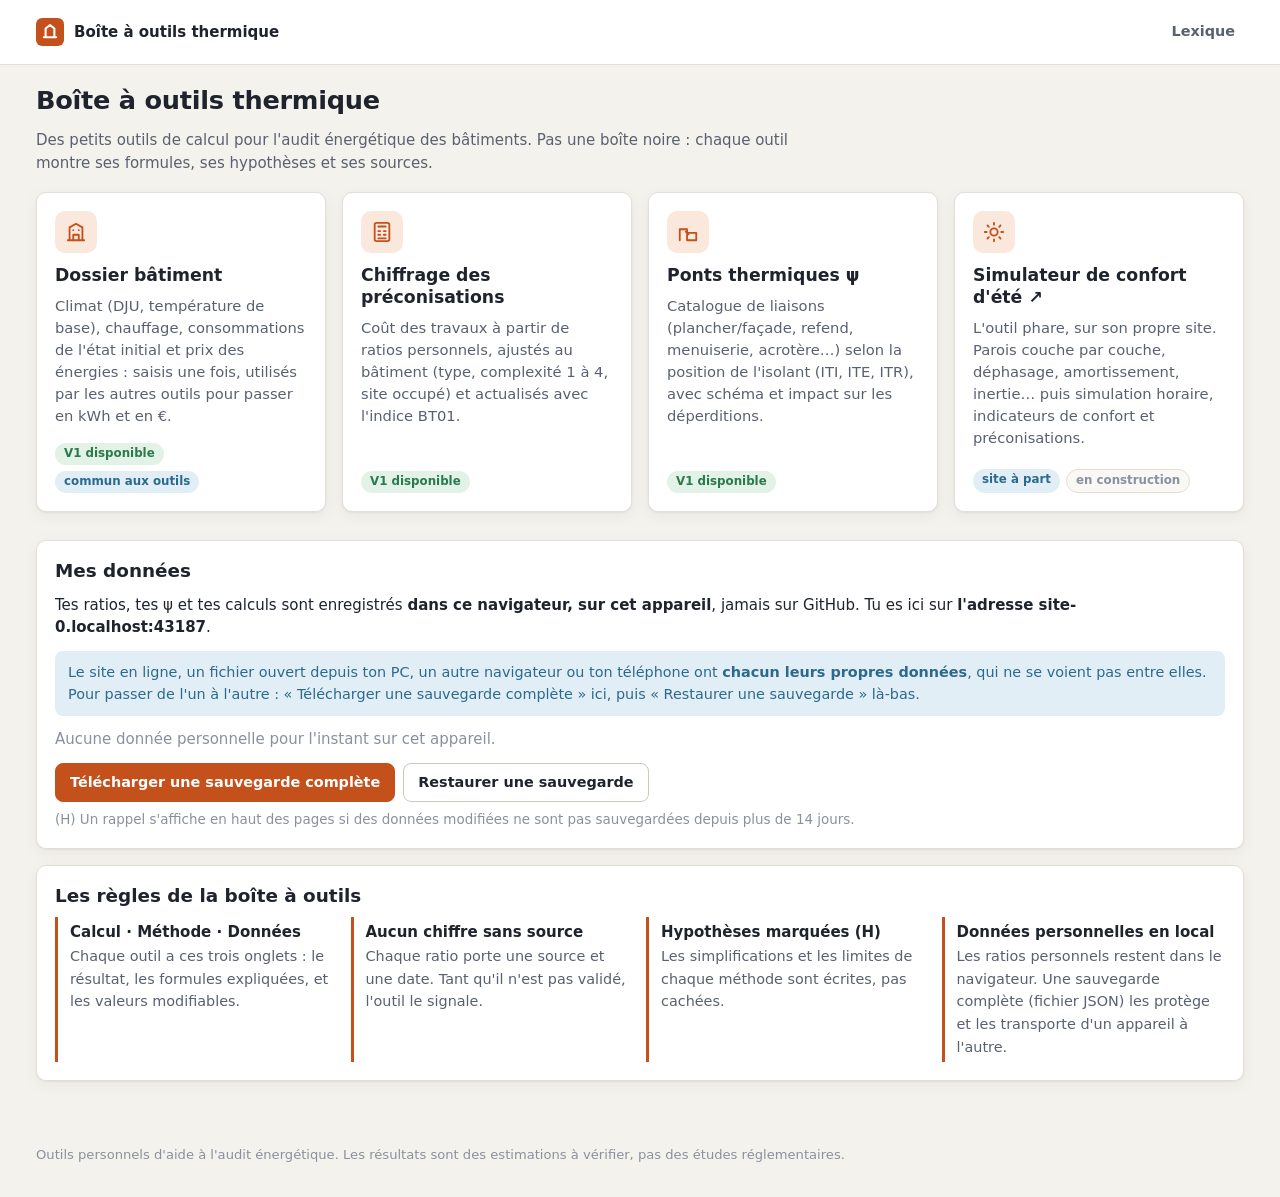
<file: index.html>
<!doctype html>
<html lang="fr">
<head>
  <meta charset="utf-8">
  <meta name="viewport" content="width=device-width, initial-scale=1">
  <title>Boîte à outils thermique</title>
  <meta name="description" content="Petits outils de calcul transparents pour l'audit énergétique des bâtiments : chiffrage, ponts thermiques, confort d'été.">
  <link rel="icon" href="data:image/svg+xml,%3Csvg xmlns='http://www.w3.org/2000/svg' viewBox='0 0 32 32'%3E%3Crect width='32' height='32' rx='7' fill='%23c4501b'/%3E%3Cpath d='M9 22h14M11 22V12l5-4 5 4v10' stroke='white' stroke-width='2.4' fill='none' stroke-linejoin='round' stroke-linecap='round'/%3E%3C/svg%3E">
  <link rel="stylesheet" href="commun/style.css">
</head>
<body>

<header class="entete">
  <div class="entete-interieur">
    <a class="logo" href="index.html">
      <svg width="28" height="28" viewBox="0 0 32 32" aria-hidden="true"><rect width="32" height="32" rx="7" fill="var(--accent)"/><path d="M9 22h14M11 22V12l5-4 5 4v10" stroke="#fff" stroke-width="2.4" fill="none" stroke-linejoin="round" stroke-linecap="round"/></svg>
      <span>Boîte à outils thermique</span>
    </a>
  </div>
</header>

<main class="page">
  <h1>Boîte à outils thermique</h1>
  <p class="intro">Des petits outils de calcul pour l'audit énergétique des bâtiments. Pas une boîte noire : chaque outil montre ses formules, ses hypothèses et ses sources.</p>

  <div class="grille-outils">
    <a class="outil" href="outils/batiment/index.html">
      <div class="icone" aria-hidden="true">
        <svg width="22" height="22" viewBox="0 0 24 24" fill="none" stroke="currentColor" stroke-width="2" stroke-linecap="round" stroke-linejoin="round"><path d="M3 21h18M5 21V7l7-4 7 4v14"/><path d="M9 21v-6h6v6M9 10h.01M15 10h.01"/></svg>
      </div>
      <h2>Dossier bâtiment</h2>
      <p>Climat (DJU, température de base), chauffage, consommations de l'état initial et prix des énergies : saisis une fois, utilisés par les autres outils pour passer en kWh et en €.</p>
      <div class="bas"><span class="badge valide">V1 disponible</span><span class="badge info">commun aux outils</span></div>
    </a>

    <a class="outil" href="outils/chiffrage/index.html">
      <div class="icone" aria-hidden="true">
        <svg width="22" height="22" viewBox="0 0 24 24" fill="none" stroke="currentColor" stroke-width="2" stroke-linecap="round" stroke-linejoin="round"><rect x="4" y="2" width="16" height="20" rx="2"/><path d="M8 6h8M8 11h2M14 11h2M8 15h2M14 15h2M8 19h8"/></svg>
      </div>
      <h2>Chiffrage des préconisations</h2>
      <p>Coût des travaux à partir de ratios personnels, ajustés au bâtiment (type, complexité 1 à 4, site occupé) et actualisés avec l'indice BT01.</p>
      <div class="bas"><span class="badge valide">V1 disponible</span></div>
    </a>

    <a class="outil" href="outils/ponts-thermiques/index.html">
      <div class="icone" aria-hidden="true">
        <svg width="22" height="22" viewBox="0 0 24 24" fill="none" stroke="currentColor" stroke-width="2" stroke-linecap="round" stroke-linejoin="round"><path d="M3 21V9h8v12M11 13h10v8H11"/><path d="M9.5 11.5l3 3" stroke-dasharray="2 2"/></svg>
      </div>
      <h2>Ponts thermiques ψ</h2>
      <p>Catalogue de liaisons (plancher/façade, refend, menuiserie, acrotère…) selon la position de l'isolant (ITI, ITE, ITR), avec schéma et impact sur les déperditions.</p>
      <div class="bas"><span class="badge valide">V1 disponible</span></div>
    </a>

    <a class="outil" href="https://emilemonteil46600-arch.github.io/simulateur-confort-ete/">
      <div class="icone" aria-hidden="true">
        <svg width="22" height="22" viewBox="0 0 24 24" fill="none" stroke="currentColor" stroke-width="2" stroke-linecap="round" stroke-linejoin="round"><circle cx="12" cy="12" r="4"/><path d="M12 2v2M12 20v2M2 12h2M20 12h2M4.9 4.9l1.4 1.4M17.7 17.7l1.4 1.4M4.9 19.1l1.4-1.4M17.7 6.3l1.4-1.4"/></svg>
      </div>
      <h2>Simulateur de confort d'été ↗</h2>
      <p>L'outil phare, sur son propre site. Parois couche par couche, déphasage, amortissement, inertie… puis simulation horaire, indicateurs de confort et préconisations.</p>
      <div class="bas"><span class="badge info">site à part</span><span class="badge bientot">en construction</span></div>
    </a>
  </div>

  <div class="carte" id="mes-donnees">
    <h2>Mes données</h2>
    <p>Tes ratios et tes calculs sont enregistrés dans ce navigateur, sur cet appareil.</p>
  </div>

  <div class="carte">
    <h2>Les règles de la boîte à outils</h2>
    <div class="principes">
      <div class="principe"><b>Calcul · Méthode · Données</b><span>Chaque outil a ces trois onglets : le résultat, les formules expliquées, et les valeurs modifiables.</span></div>
      <div class="principe"><b>Aucun chiffre sans source</b><span>Chaque ratio porte une source et une date. Tant qu'il n'est pas validé, l'outil le signale.</span></div>
      <div class="principe"><b>Hypothèses marquées (H)</b><span>Les simplifications et les limites de chaque méthode sont écrites, pas cachées.</span></div>
      <div class="principe"><b>Données personnelles en local</b><span>Les ratios personnels restent dans le navigateur. Une sauvegarde complète (fichier JSON) les protège et les transporte d'un appareil à l'autre.</span></div>
    </div>
  </div>
</main>

<footer class="pied">
  Outils personnels d'aide à l'audit énergétique. Les résultats sont des estimations à vérifier, pas des études réglementaires.
</footer>

<script src="commun/commun.js"></script>
<script src="donnees/lexique.js"></script>
<script>BAO.carteDonnees(document.getElementById('mes-donnees'));</script>
</body>
</html>
</file>
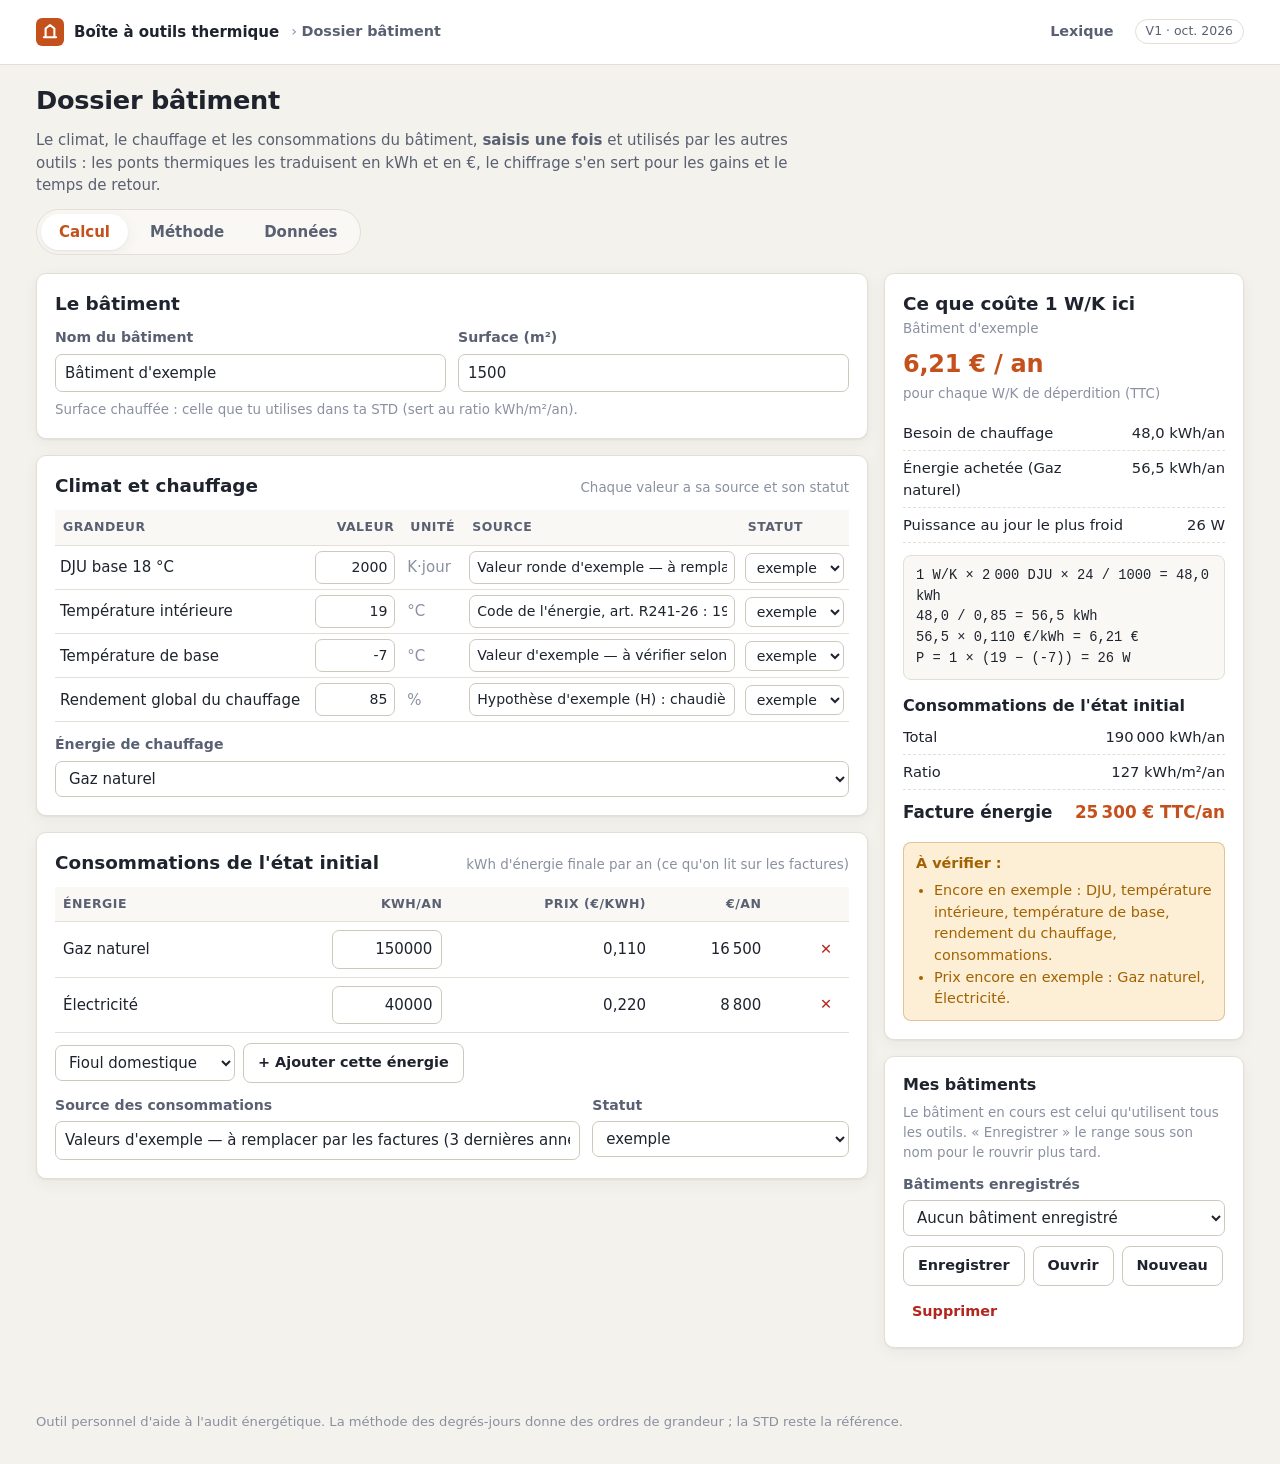
<file: outils/batiment/index.html>
<!doctype html>
<html lang="fr">
<head>
  <meta charset="utf-8">
  <meta name="viewport" content="width=device-width, initial-scale=1">
  <title>Dossier bâtiment — Boîte à outils thermique</title>
  <meta name="description" content="Climat (DJU, température de base), chauffage, consommations et prix des énergies du bâtiment, partagés par tous les outils.">
  <link rel="icon" href="data:image/svg+xml,%3Csvg xmlns='http://www.w3.org/2000/svg' viewBox='0 0 32 32'%3E%3Crect width='32' height='32' rx='7' fill='%23c4501b'/%3E%3Cpath d='M9 22h14M11 22V12l5-4 5 4v10' stroke='white' stroke-width='2.4' fill='none' stroke-linejoin='round' stroke-linecap='round'/%3E%3C/svg%3E">
  <link rel="stylesheet" href="../../commun/style.css">
</head>
<body>

<header class="entete">
  <div class="entete-interieur">
    <a class="logo" href="../../index.html" title="Retour à la boîte à outils">
      <svg width="28" height="28" viewBox="0 0 32 32" aria-hidden="true"><rect width="32" height="32" rx="7" fill="var(--accent)"/><path d="M9 22h14M11 22V12l5-4 5 4v10" stroke="#fff" stroke-width="2.4" fill="none" stroke-linejoin="round" stroke-linecap="round"/></svg>
      <span>Boîte à outils thermique</span>
    </a>
    <span class="fil">› <b>Dossier bâtiment</b></span>
    <span class="version">V1 · oct. 2026</span>
  </div>
</header>

<main class="page">
  <h1>Dossier bâtiment</h1>
  <p class="intro">Le climat, le chauffage et les consommations du bâtiment, <b>saisis une fois</b> et utilisés par les autres outils : les ponts thermiques les traduisent en kWh et en €, le chiffrage s'en sert pour les gains et le temps de retour.</p>

  <nav class="onglets" role="tablist" aria-label="Sections de l'outil">
    <button data-onglet="calcul">Calcul</button>
    <button data-onglet="methode">Méthode</button>
    <button data-onglet="donnees">Données</button>
  </nav>

  <!-- ===================== ONGLET CALCUL ===================== -->
  <section class="panneau" id="onglet-calcul" role="tabpanel">
    <div class="grille-2">
      <div>
        <div class="carte">
          <div class="carte-titre"><h2>Le bâtiment</h2></div>
          <div class="champs">
            <div class="champ">
              <label for="nom-projet">Nom du bâtiment</label>
              <input type="text" id="nom-projet" placeholder="ex. École du centre" autocomplete="off">
            </div>
            <div class="champ">
              <label for="surface">Surface (m²)</label>
              <input type="text" inputmode="decimal" id="surface" placeholder="ex. 1 500">
            </div>
          </div>
          <p class="aide" style="margin:8px 0 0">Surface chauffée : celle que tu utilises dans ta STD (sert au ratio kWh/m²/an).</p>
        </div>

        <div class="carte">
          <div class="carte-titre">
            <h2>Climat et chauffage</h2>
            <span class="aide">Chaque valeur a sa source et son statut</span>
          </div>
          <div class="defilement">
            <table class="table-edition">
              <thead><tr><th>Grandeur</th><th class="num">Valeur</th><th>Unité</th><th>Source</th><th>Statut</th></tr></thead>
              <tbody id="corps-hypotheses"></tbody>
            </table>
          </div>
          <div class="champs" style="margin-top:12px">
            <div class="champ">
              <label for="energie-chauffage">Énergie de chauffage</label>
              <select id="energie-chauffage"></select>
            </div>
          </div>
        </div>

        <div class="carte">
          <div class="carte-titre">
            <h2>Consommations de l'état initial</h2>
            <span class="aide">kWh d'énergie finale par an (ce qu'on lit sur les factures)</span>
          </div>
          <div class="defilement">
            <table>
              <thead><tr><th>Énergie</th><th class="num">kWh/an</th><th class="num">Prix (€/kWh)</th><th class="num">€/an</th><th></th></tr></thead>
              <tbody id="corps-consos"></tbody>
            </table>
          </div>
          <div class="barre-boutons" style="margin-top:10px">
            <select id="ajout-energie" aria-label="Énergie à ajouter" style="width:auto"></select>
            <button type="button" class="bouton" id="btn-ajouter-energie">+ Ajouter cette énergie</button>
          </div>
          <div class="champs" style="margin-top:12px">
            <div class="champ" style="grid-column: span 2">
              <label for="source-consos">Source des consommations</label>
              <input type="text" id="source-consos" placeholder="ex. factures 2023-2025, ou STD état initial" autocomplete="off">
            </div>
            <div class="champ">
              <label for="statut-consos">Statut</label>
              <select id="statut-consos"><option value="exemple">exemple</option><option value="valide">validé</option></select>
            </div>
          </div>
        </div>
      </div>

      <aside class="collant">
        <div class="carte" id="resultats" aria-live="polite"></div>

        <div class="carte pas-impression">
          <h3>Mes bâtiments</h3>
          <p class="aide">Le bâtiment en cours est celui qu'utilisent tous les outils. « Enregistrer » le range sous son nom pour le rouvrir plus tard.</p>
          <div class="champ" style="margin-bottom:10px">
            <label for="liste-projets">Bâtiments enregistrés</label>
            <select id="liste-projets"></select>
          </div>
          <div class="barre-boutons">
            <button type="button" class="bouton" id="btn-enregistrer">Enregistrer</button>
            <button type="button" class="bouton" id="btn-ouvrir">Ouvrir</button>
            <button type="button" class="bouton" id="btn-nouveau">Nouveau</button>
            <button type="button" class="bouton discret danger" id="btn-supprimer-projet">Supprimer</button>
          </div>
        </div>
      </aside>
    </div>
  </section>

  <!-- ===================== ONGLET MÉTHODE ===================== -->
  <section class="panneau" id="onglet-methode" role="tabpanel" hidden>
    <div class="carte methode">
      <h2>1. À quoi sert ce dossier</h2>
      <p>Les autres outils calculent des <b>W/K</b> (un coefficient de déperdition) ou des <b>coûts de travaux</b>. Pour parler au client, il faut des <b>kWh</b> et des <b>€ par an</b>. Ce passage dépend du bâtiment : son climat, son chauffage, le prix de son énergie. On le saisit ici une seule fois.</p>

      <h2>2. Les degrés-jours (DJU), c'est quoi ?</h2>
      <p>Chaque jour de la saison de chauffe, on regarde la température moyenne dehors et on compte <b>combien de degrés il manque pour arriver à 18 °C</b>. Une journée à 5 °C de moyenne compte 18 − 5 = <b>13 degrés-jours</b>. Une journée à 20 °C compte 0. On additionne sur l'année : c'est le <b>DJU</b>, en K·jour (ou °C·jour).</p>
      <ul>
        <li>Plus le climat est froid, plus le DJU est grand. Un DJU de 2 000 veut dire « l'équivalent de 2 000 jours avec 1 °C d'écart ».</li>
        <li><b>Pourquoi 18 °C et pas 19 ou 20 ?</b> Le soleil, les occupants et les appareils chauffent gratuitement le bâtiment et apportent les derniers degrés (H). C'est la convention des DJU « base 18 » (méthode COSTIC, Météo-France).</li>
        <li><b>Où les trouver</b> : DJU de la station météo la plus proche (Météo-France), ou le fichier météo de ta STD Pléiades.</li>
      </ul>

      <h2>3. De W/K à kWh : la formule</h2>
      <div class="formule">Besoin (kWh/an) = H (W/K) × DJU (K·jour) × 24 (h/jour) / 1000</div>
      <ul>
        <li><b>H × DJU</b> : H watts par degré, multiplié par des « degrés × jours » → des <b>watts × jours</b>.</li>
        <li><b>× 24</b> : un jour = 24 heures → des <b>Wh</b>.</li>
        <li><b>/ 1000</b> : 1 kWh = 1 000 Wh → des <b>kWh</b>.</li>
      </ul>

      <h2>4. Du besoin à la facture</h2>
      <div class="formule">Énergie finale (kWh/an) = Besoin / rendement global
Coût (€/an)             = Énergie finale × prix de l'énergie (€/kWh)</div>
      <ul>
        <li><b>Besoin</b> : la chaleur qu'il faut apporter dans les pièces.</li>
        <li><b>Rendement global</b> : le chauffage en perd une partie avant d'arriver dans la pièce (chaudière, tuyaux, régulation, radiateurs). Avec 85 %, il faut acheter 100 kWh pour en livrer 85. Une PAC a un « rendement » supérieur à 100 % (son COP) : elle puise de la chaleur dans l'air.</li>
        <li><b>Énergie finale</b> : celle qu'on achète, lue sur les factures. À ne pas confondre avec l'énergie <b>primaire</b> du DPE (qui compte aussi les pertes de production de l'électricité).</li>
      </ul>

      <h2>5. La puissance au jour le plus froid</h2>
      <div class="formule">P (W) = H (W/K) × (T intérieure − T de base)</div>
      <p>La <b>température de base</b> est la température extérieure de référence la plus froide du lieu (elle dépend du département et de l'altitude, voir l'annexe nationale de NF EN 12831). Cette puissance sert à <b>dimensionner</b> le chauffage. Elle ne dit rien de la consommation sur l'année : c'est le rôle des DJU.</p>

      <h2>6. Exemple refait à la main</h2>
      <p>Les ponts thermiques de l'exemple de l'outil Ponts thermiques : H = 76 W/K. Bâtiment d'exemple : DJU 2 000, chaudière gaz à 85 %, gaz à 0,11 €/kWh, 19 °C dedans, −7 °C de température de base.</p>
      <div class="formule">Besoin          = 76 × 2 000 × 24 / 1000 = 3 648 kWh/an
Énergie finale  = 3 648 / 0,85           = 4 292 kWh de gaz/an
Coût            = 4 292 × 0,11           ≈ 472 €/an
Puissance       = 76 × (19 − (−7))       = 1 976 W ≈ 2,0 kW

Et pour 1 seul W/K : 48 kWh de besoin → 56,5 kWh de gaz → 6,21 €/an</div>
      <p>La dernière ligne est un bon réflexe : <b>« chaque W/K coûte environ 6 € par an ici »</b>. Un nez de dalle de 60 m à 0,90 W/(m·K) fait 54 W/K, soit environ 335 €/an.</p>

      <h2>7. Les consommations de l'état initial</h2>
      <ul>
        <li>Source idéale : les <b>factures</b> des 3 dernières années (moyenne), énergie par énergie. Sinon la STD de l'état initial.</li>
        <li>Le chiffrage s'en sert comme point de départ : gain d'un scénario = consommation avant − consommation après.</li>
        <li>Le ratio <b>kWh/m²/an</b> permet de situer le bâtiment par rapport à d'autres du même usage.</li>
      </ul>

      <h2>8. Limites connues (H)</h2>
      <ul>
        <li><b>(H)</b> La méthode des DJU est simple : elle ignore l'intermittence (bâtiment fermé la nuit et le week-end), l'inertie et les apports solaires réels. En tertiaire, elle a tendance à <b>surestimer</b> les kWh. Ta STD Pléiades est plus juste.</li>
        <li><b>(H)</b> Les DJU d'une année donnée ne sont pas ceux d'une année « normale ». Pour comparer à des factures, utilise les DJU des mêmes années.</li>
        <li><b>(H)</b> Un seul rendement global pour toute l'année et un seul prix par énergie (pas d'abonnement, pas de tarif heures pleines/creuses).</li>
        <li><b>(H)</b> Les prix des énergies bougent : note toujours le mois et la source.</li>
      </ul>

      <h2>9. Teste-toi</h2>
      <p>Des exercices tirés au hasard, corrigés étape par étape. Refais-les jusqu'à trouver juste sans regarder la formule.</p>
      <div id="teste-toi"></div>

      <h2>10. Où est le code</h2>
      <ul>
        <li><code>outils/batiment/calcul.js</code> : les formules ci-dessus, commentées. Les autres outils les utilisent.</li>
        <li><code>outils/batiment/interface.js</code> : l'affichage et les boutons (aucun calcul).</li>
        <li><code>outils/batiment/exercices.js</code> : les exercices « Teste-toi » (les réponses viennent de <code>calcul.js</code>).</li>
        <li><code>donnees/batiment-exemple.js</code> : le bâtiment et les prix d'exemple (publics).</li>
      </ul>
    </div>
  </section>

  <!-- ===================== ONGLET DONNÉES ===================== -->
  <section class="panneau" id="onglet-donnees" role="tabpanel" hidden>
    <div class="carte">
      <div class="alerte info" id="note-stockage">Tes valeurs restent <b>dans ce navigateur</b>, sur cet appareil.</div>
      <p class="aide" style="margin:0">Le dossier bâtiment est inclus dans la sauvegarde complète (accueil › Mes données).</p>
    </div>

    <div class="carte">
      <div class="carte-titre">
        <h2>Prix des énergies</h2>
        <span id="stats-energies" class="aide"></span>
      </div>
      <div class="champs" style="margin-bottom:12px">
        <div class="champ">
          <label for="base-prix">Les prix sont saisis en</label>
          <select id="base-prix"><option value="TTC">€ TTC / kWh</option><option value="HT">€ HT / kWh</option></select>
        </div>
      </div>
      <p class="aide" style="margin:-4px 0 12px">Le temps de retour du chiffrage compare le coût des travaux sur la <b>même base</b> (TTC avec TTC, HT avec HT). Client qui récupère la TVA : saisis des prix HT.</p>
      <div class="defilement">
        <table class="table-edition">
          <thead><tr><th>Énergie</th><th class="num">Prix (€/kWh)</th><th>Mois</th><th>Source</th><th>Statut</th><th></th></tr></thead>
          <tbody id="corps-energies"></tbody>
        </table>
      </div>
      <div class="barre-boutons" style="margin-top:12px">
        <button type="button" class="bouton" id="btn-nouvelle-energie">+ Ajouter une énergie</button>
      </div>
    </div>
  </section>
</main>

<footer class="pied">
  Outil personnel d'aide à l'audit énergétique. La méthode des degrés-jours donne des ordres de grandeur ; la STD reste la référence.
</footer>

<script src="../../commun/commun.js"></script>
<script src="../../donnees/batiment-exemple.js"></script>
<script src="calcul.js"></script>
<script src="exercices.js"></script>
<script src="../../donnees/lexique.js"></script>
<script src="interface.js"></script>
</body>
</html>
</file>
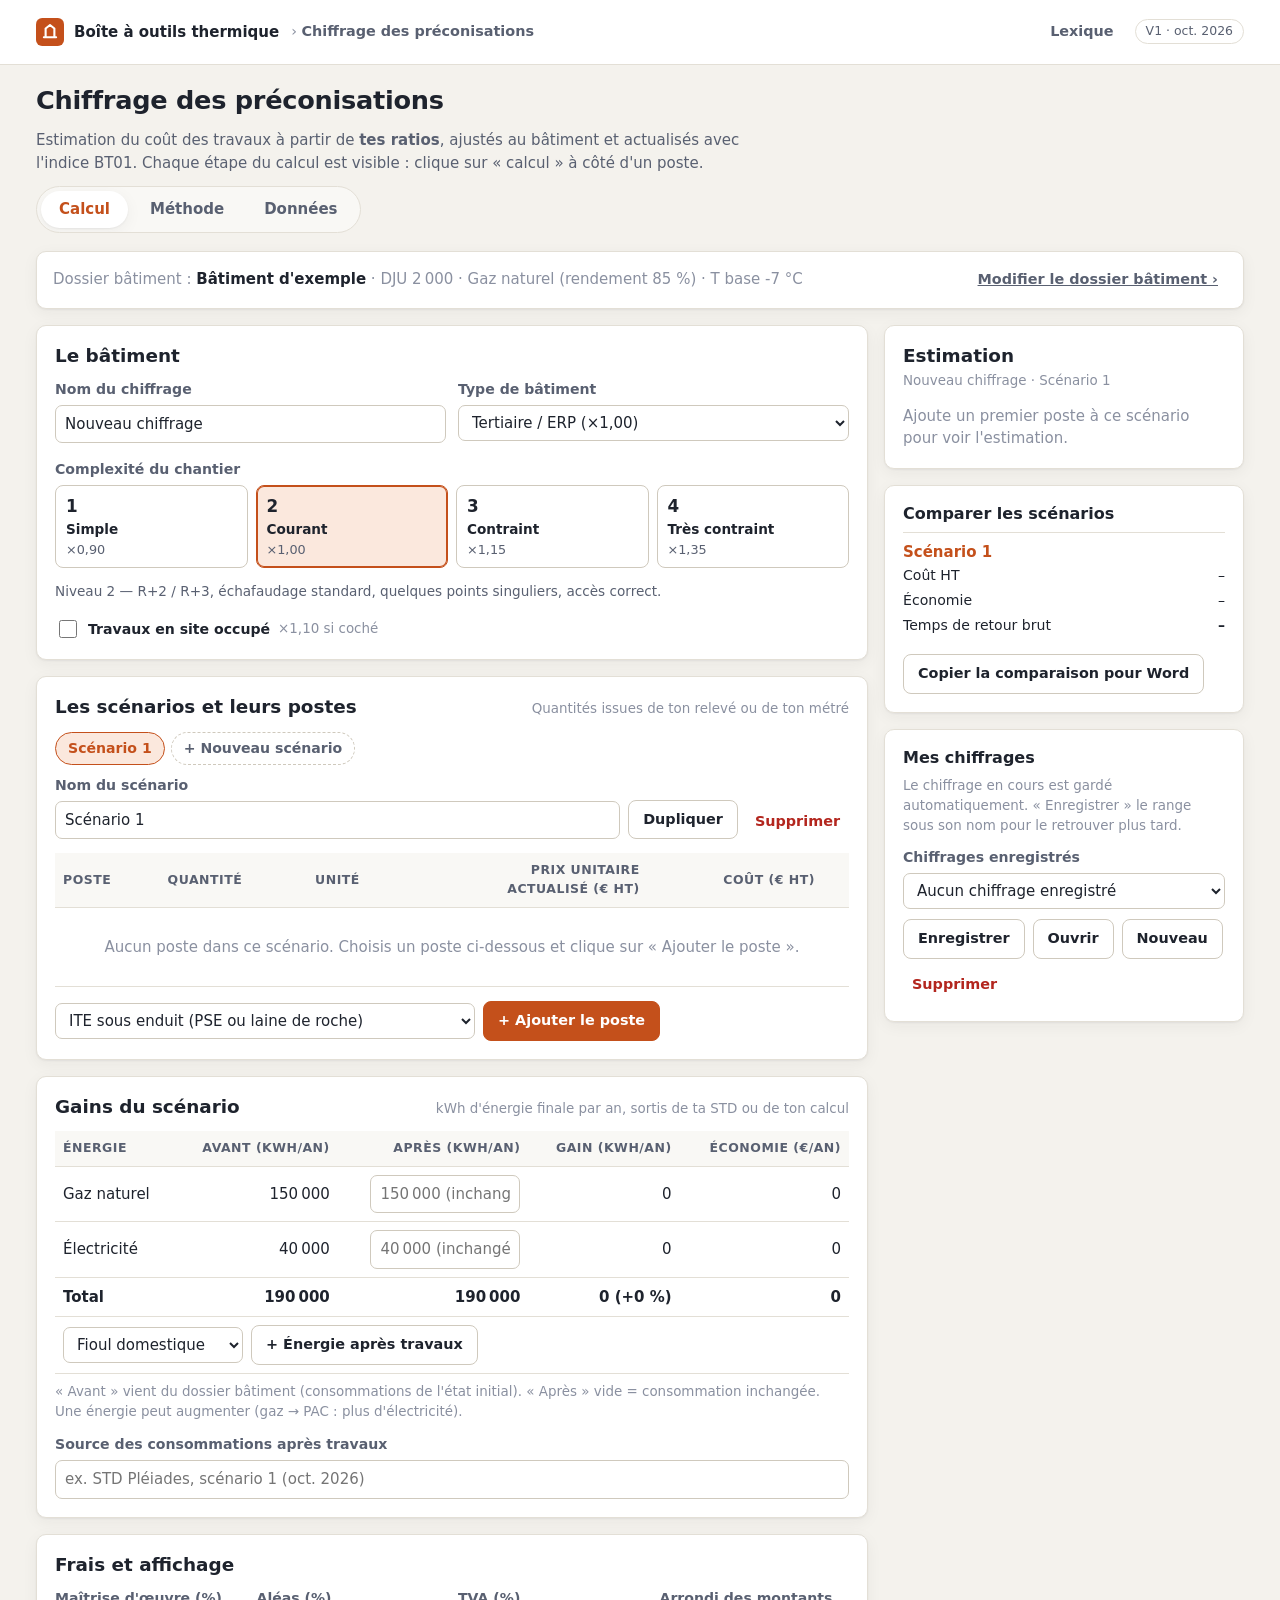
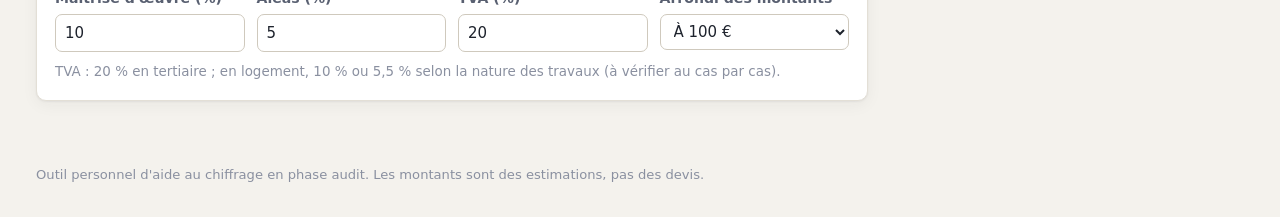
<file: outils/chiffrage/index.html>
<!doctype html>
<html lang="fr">
<head>
  <meta charset="utf-8">
  <meta name="viewport" content="width=device-width, initial-scale=1">
  <title>Chiffrage des préconisations — Boîte à outils thermique</title>
  <meta name="description" content="Estimation du coût des travaux de rénovation énergétique à partir de ratios personnels, actualisés avec l'indice BT01.">
  <link rel="icon" href="data:image/svg+xml,%3Csvg xmlns='http://www.w3.org/2000/svg' viewBox='0 0 32 32'%3E%3Crect width='32' height='32' rx='7' fill='%23c4501b'/%3E%3Cpath d='M9 22h14M11 22V12l5-4 5 4v10' stroke='white' stroke-width='2.4' fill='none' stroke-linejoin='round' stroke-linecap='round'/%3E%3C/svg%3E">
  <link rel="stylesheet" href="../../commun/style.css">
  <style>
    /* Comparaison des scénarios : une petite fiche par scénario */
    .comparaison-scenario { padding: 8px 0 6px; border-top: 1px solid var(--bord); }
    .comparaison-scenario .nom { font-weight: 650; }
    .comparaison-scenario.actif .nom { color: var(--accent); }
    .comparaison-scenario .resultat-ligne { border-bottom: 0; padding: 2px 0; font-size: .88rem; }
  </style>
</head>
<body>

<header class="entete">
  <div class="entete-interieur">
    <a class="logo" href="../../index.html" title="Retour à la boîte à outils">
      <svg width="28" height="28" viewBox="0 0 32 32" aria-hidden="true"><rect width="32" height="32" rx="7" fill="var(--accent)"/><path d="M9 22h14M11 22V12l5-4 5 4v10" stroke="#fff" stroke-width="2.4" fill="none" stroke-linejoin="round" stroke-linecap="round"/></svg>
      <span>Boîte à outils thermique</span>
    </a>
    <span class="fil">› <b>Chiffrage des préconisations</b></span>
    <span class="version">V1 · oct. 2026</span>
  </div>
</header>

<main class="page">
  <h1>Chiffrage des préconisations</h1>
  <p class="intro">Estimation du coût des travaux à partir de <b>tes ratios</b>, ajustés au bâtiment et actualisés avec l'indice BT01. Chaque étape du calcul est visible : clique sur « calcul » à côté d'un poste.</p>

  <nav class="onglets" role="tablist" aria-label="Sections de l'outil">
    <button data-onglet="calcul">Calcul</button>
    <button data-onglet="methode">Méthode</button>
    <button data-onglet="donnees">Données</button>
  </nav>

  <!-- ===================== ONGLET CALCUL ===================== -->
  <section class="panneau" id="onglet-calcul" role="tabpanel">
    <div class="carte pas-impression" id="resume-batiment" style="padding:10px 16px"></div>
    <div class="grille-2">
      <div>
        <div class="carte">
          <div class="carte-titre"><h2>Le bâtiment</h2></div>
          <div class="champs">
            <div class="champ">
              <label for="nom-projet">Nom du chiffrage</label>
              <input type="text" id="nom-projet" placeholder="ex. Bages — Scénario 1" autocomplete="off">
            </div>
            <div class="champ">
              <label for="type-batiment">Type de bâtiment</label>
              <select id="type-batiment"></select>
            </div>
          </div>

          <div class="champ" style="margin-top:16px">
            <label id="label-niveaux">Complexité du chantier</label>
            <div class="niveaux" id="niveaux" role="group" aria-labelledby="label-niveaux"></div>
            <div class="criteres" id="criteres"></div>
          </div>

          <div class="barre-boutons" style="margin-top:16px">
            <label class="interrupteur"><input type="checkbox" id="site-occupe"> Travaux en site occupé</label>
            <span class="aide" id="aide-site"></span>
          </div>
        </div>

        <div class="carte">
          <div class="carte-titre">
            <h2>Les scénarios et leurs postes</h2>
            <span class="aide">Quantités issues de ton relevé ou de ton métré</span>
          </div>
          <div class="choix-scenarios pas-impression" id="choix-scenarios" role="group" aria-label="Scénarios"></div>
          <div class="barre-boutons" style="margin:10px 0 14px">
            <div class="champ" style="flex:1 1 220px">
              <label for="nom-scenario">Nom du scénario</label>
              <input type="text" id="nom-scenario" placeholder="ex. Scénario 1 — enveloppe" autocomplete="off">
            </div>
            <button type="button" class="bouton pas-impression" id="btn-dupliquer-scenario" style="align-self:flex-end" title="Copie ce scénario et ses postes (ex. scénario 2 = scénario 1 + PAC)">Dupliquer</button>
            <button type="button" class="bouton discret danger pas-impression" id="btn-supprimer-scenario" style="align-self:flex-end">Supprimer</button>
          </div>
          <div class="defilement">
            <table class="table-lignes">
              <thead>
                <tr>
                  <th>Poste</th>
                  <th>Quantité</th>
                  <th>Unité</th>
                  <th class="num">Prix unitaire<br>actualisé (€ HT)</th>
                  <th class="num">Coût (€ HT)</th>
                  <th class="num"><span class="sr">Actions</span></th>
                </tr>
              </thead>
              <tbody id="corps-lignes"></tbody>
            </table>
          </div>
          <div class="barre-boutons pas-impression" style="margin-top:14px">
            <select id="ajout-poste" aria-label="Poste à ajouter" style="flex:1 1 260px; max-width:420px"></select>
            <button type="button" class="bouton principal" id="btn-ajouter">+ Ajouter le poste</button>
          </div>
        </div>

        <div class="carte">
          <div class="carte-titre">
            <h2>Gains du scénario</h2>
            <span class="aide">kWh d'énergie finale par an, sortis de ta STD ou de ton calcul</span>
          </div>
          <div class="defilement">
            <table class="table-gains">
              <thead>
                <tr>
                  <th>Énergie</th>
                  <th class="num">Avant (kWh/an)</th>
                  <th class="num">Après (kWh/an)</th>
                  <th class="num">Gain (kWh/an)</th>
                  <th class="num">Économie (€/an)</th>
                </tr>
              </thead>
              <tbody id="corps-gains"></tbody>
            </table>
          </div>
          <p class="aide" style="margin:8px 0 12px">« Avant » vient du dossier bâtiment (consommations de l'état initial). « Après » vide = consommation inchangée. Une énergie peut augmenter (gaz → PAC : plus d'électricité).</p>
          <div class="champ">
            <label for="source-gains">Source des consommations après travaux</label>
            <input type="text" id="source-gains" placeholder="ex. STD Pléiades, scénario 1 (oct. 2026)" autocomplete="off">
          </div>
        </div>

        <div class="carte pas-impression">
          <div class="carte-titre"><h2>Frais et affichage</h2></div>
          <div class="champs">
            <div class="champ">
              <label for="frais-moe">Maîtrise d'œuvre (%)</label>
              <input type="text" inputmode="decimal" id="frais-moe">
            </div>
            <div class="champ">
              <label for="frais-aleas">Aléas (%)</label>
              <input type="text" inputmode="decimal" id="frais-aleas">
            </div>
            <div class="champ">
              <label for="frais-tva">TVA (%)</label>
              <input type="text" inputmode="decimal" id="frais-tva">
            </div>
            <div class="champ">
              <label for="arrondi">Arrondi des montants</label>
              <select id="arrondi">
                <option value="0">Aucun</option>
                <option value="10">À 10 €</option>
                <option value="100">À 100 €</option>
                <option value="1000">À 1 000 €</option>
              </select>
            </div>
          </div>
          <p class="aide" style="margin:10px 0 0">TVA : 20 % en tertiaire ; en logement, 10 % ou 5,5 % selon la nature des travaux (à vérifier au cas par cas).</p>
        </div>
      </div>

      <aside class="collant">
        <div class="carte" id="resultats" aria-live="polite"></div>
        <div class="carte" id="comparaison"></div>

        <div class="carte pas-impression">
          <h3>Mes chiffrages</h3>
          <p class="aide">Le chiffrage en cours est gardé automatiquement. « Enregistrer » le range sous son nom pour le retrouver plus tard.</p>
          <div class="champ" style="margin-bottom:10px">
            <label for="liste-projets">Chiffrages enregistrés</label>
            <select id="liste-projets"></select>
          </div>
          <div class="barre-boutons">
            <button type="button" class="bouton" id="btn-enregistrer">Enregistrer</button>
            <button type="button" class="bouton" id="btn-ouvrir">Ouvrir</button>
            <button type="button" class="bouton" id="btn-nouveau">Nouveau</button>
            <button type="button" class="bouton discret danger" id="btn-supprimer-projet">Supprimer</button>
          </div>
        </div>
      </aside>
    </div>
  </section>

  <!-- ===================== ONGLET MÉTHODE ===================== -->
  <section class="panneau" id="onglet-methode" role="tabpanel" hidden>
    <div class="carte methode">
      <h2>1. La formule</h2>
      <p>Pour chaque poste, le coût est une chaîne de multiplications. Chaque maillon a une raison d'être et une valeur que <b>tu</b> fixes dans l'onglet Données.</p>
      <div class="chaine" aria-label="Chaîne de calcul">
        <div class="bloc"><b>Quantité</b>ton métré</div><span class="op">×</span>
        <div class="bloc"><b>Prix de réf.</b>bas / haut</div><span class="op">×</span>
        <div class="bloc"><b>BT01</b>actualisation</div><span class="op">×</span>
        <div class="bloc"><b>Type</b>de bâtiment</div><span class="op">×</span>
        <div class="bloc"><b>Complexité</b>1 à 4</div><span class="op">×</span>
        <div class="bloc"><b>Site occupé</b>oui / non</div><span class="op">=</span>
        <div class="bloc res"><b>Coût</b>€ HT</div>
      </div>
      <p>Ensuite, pour le projet :</p>
      <div class="formule">Travaux HT = somme des postes
Total HT   = Travaux × (1 + % maîtrise d'œuvre + % aléas)
Total TTC  = Total HT × (1 + % TVA)</div>

      <h2>2. Chaque terme, expliqué</h2>
      <ul>
        <li><b>Quantité</b> : ce que tu mesures (m² de mur, m² de baie, kW, kWc…). C'est la donnée la plus fiable : elle vient de ton relevé ou de ta STD.</li>
        <li><b>Prix de référence</b> : prix unitaire fourniture + pose, en € HT, pour un bâtiment « de référence » (tertiaire courant, complexité 2, site libre). Toujours une <b>fourchette basse / haute</b>, toujours une <b>source</b> et une <b>date</b>.</li>
        <li><b>Actualisation BT01</b> : un prix de janvier 2025 n'est plus valable aujourd'hui. On le multiplie par l'évolution de l'indice INSEE BT01 (bâtiment, tous corps d'état) entre le mois du prix et le dernier mois connu.</li>
        <li><b>Type de bâtiment</b> : une maison coûte plus cher au m² (petites quantités), un grand volume moins cher (surfaces simples et continues).</li>
        <li><b>Complexité 1 à 4</b> : accès, hauteur, géométrie, contraintes patrimoniales ou sanitaires. Utilise la grille des critères pour noter toujours de la même façon.</li>
        <li><b>Site occupé</b> : bâtiment utilisé pendant le chantier → phasage, protections, horaires décalés. C'est un coefficient séparé de la complexité, pour ne pas le compter deux fois.</li>
      </ul>

      <h2>3. Exemple chiffré, refait à la main</h2>
      <p>ITE sous enduit, 300 m² de mur, prix de référence 120 – 190 € HT/m² daté de janvier 2025. Bâtiment tertiaire, complexité 3, site occupé.</p>
      <div class="formule">Actualisation BT01   = 139,4 (août 2026) / 132,0 (janv. 2025) = 1,056
Coef. bâtiment       = 1,00 (tertiaire) × 1,15 (complexité 3) × 1,10 (site occupé) = 1,265
Coef. total          = 1,056 × 1,265 = 1,336

Prix unitaire        = 120 × 1,336 = 160 €/m²   →   190 × 1,336 = 254 €/m²
Coût                 = 300 × 160 = 48 093 €     →   300 × 254 = 76 147 €
Affiché (arrondi)    = 48 100 – 76 100 € HT</div>
      <p class="aide">Tu peux retrouver exactement ces chiffres dans l'onglet Calcul avec les ratios d'exemple.</p>

      <h2>4. Pourquoi une fourchette et un arrondi</h2>
      <p>Au stade de l'audit, il n'y a ni plans d'exécution, ni consultation des entreprises : l'incertitude est de l'ordre de ±20 à 30 % <b>(H)</b> (ordre de grandeur d'usage en estimation au stade esquisse/diagnostic, à confirmer avec tes propres retours de chantier). Annoncer « 48 093 € » donne une fausse impression de précision. La fourchette montre l'incertitude, l'arrondi évite les faux chiffres significatifs. Le calcul, lui, garde tous les chiffres : seul l'affichage est arrondi.</p>

      <h2>5. Scénarios, gains et temps de retour</h2>
      <p>Un audit propose des <b>scénarios</b> (ex. « Scénario 1 — enveloppe », « Scénario 2 — enveloppe + PAC »). Chaque scénario a ses postes et son coût. Les scénarios ne s'additionnent pas : ce sont des <b>alternatives</b>, qu'on compare.</p>
      <div class="formule">Gain (kWh/an)            = consommation avant − consommation après   (énergie par énergie)
Économie (€/an)          = somme des gains × prix de chaque énergie
Temps de retour brut     = coût des travaux / économie annuelle       (années)</div>
      <ul>
        <li><b>Avant</b> : les consommations de l'état initial, saisies une fois dans le <a href="../batiment/index.html">dossier bâtiment</a> (factures ou STD).</li>
        <li><b>Après</b> : ce que donne ta STD Pléiades pour le scénario. Les gains ne s'additionnent pas poste par poste (isoler les murs change ce que rapporte la nouvelle chaudière) : c'est pour ça qu'on saisit le résultat du scénario entier.</li>
        <li><b>Énergie qui change</b> : passer du gaz à une PAC fait baisser le gaz et <b>monter</b> l'électricité. L'économie en € tient compte des deux, chacune à son prix.</li>
        <li><b>Même base</b> : coût TTC avec des prix d'énergie TTC, ou HT avec HT (réglage dans le dossier bâtiment). Une fourchette de coût donne une fourchette de temps de retour.</li>
      </ul>
      <p>Exemple : le scénario « ITE » ci-dessus (complexité 3, site occupé), avec MOE 10 %, aléas 5 %, TVA 20 %. Bâtiment d'exemple au gaz : 150 000 kWh/an avant, 120 000 après (STD).</p>
      <div class="formule">Coût TTC        = 48 093 × 1,15 × 1,20 = 66 368 €   →   76 147 × 1,15 × 1,20 = 105 083 €
Gain            = 150 000 − 120 000    = 30 000 kWh/an (−16 % de la consommation totale de 190 000)
Économie        = 30 000 × 0,11        = 3 300 € TTC/an
Temps de retour = 66 368 / 3 300 = 20 ans   →   105 083 / 3 300 = 32 ans</div>
      <p>Ce que ça raconte : une ITE seule se rentabilise lentement sur la seule facture. Elle se justifie aussi par le confort, la valeur du bâtiment et l'entretien de la façade. C'est un argument à écrire dans la fiche.</p>

      <h2>6. Comment construire tes ratios</h2>
      <ul>
        <li><b>Sources, de la plus fiable à la moins fiable</b> : devis et offres reçus sur tes projets → DPGF de chantiers réels → chiffrages d'économistes → bases de prix (payantes) → ordres de grandeur publiés.</li>
        <li><b>Un ratio = une source + une date.</b> Sans date, impossible d'actualiser ; sans source, impossible de défendre le chiffre devant un client.</li>
        <li><b>Statut « validé »</b> uniquement quand tu peux expliquer d'où vient le chiffre. Tant qu'il reste des ratios en exemple, l'outil t'avertit.</li>
        <li>Quand un chantier se termine, compare le coût réel à ton estimation : c'est comme ça que tes ratios deviennent meilleurs que ceux des autres.</li>
      </ul>

      <h2>7. Limites connues (H)</h2>
      <ul>
        <li><b>(H)</b> Les coefficients se multiplient : un chantier « très contraint + site occupé + maison » cumule ×1,35 × 1,10 × 1,10 ≈ ×1,63. C'est voulu, mais à surveiller sur les cas extrêmes.</li>
        <li><b>(H)</b> Le même coefficient s'applique à tous les postes. En réalité, la hauteur pénalise plus une ITE qu'un remplacement de chaudière. Piste V2 : coefficients par catégorie.</li>
        <li><b>(H)</b> Pas d'effet de quantité : 20 m² et 2 000 m² ont le même prix unitaire. Piste V2 : prix dégressifs par tranche.</li>
        <li><b>(H)</b> Le BT01 est un indice moyen « tous corps d'état ». Il existe des indices par corps d'état (ex. BT40 chauffage central, BT41 ventilation, BT47 électricité) et un indice rénovation-entretien (BT50), à vérifier. Piste V2 : un indice par catégorie.</li>
        <li><b>(H)</b> Pas de coefficient géographique (Paris ≠ Pyrénées-Orientales). Piste V2.</li>
        <li><b>(H)</b> Temps de retour <b>brut</b> : pas d'évolution du prix de l'énergie, pas d'actualisation de l'argent, pas d'aides (CEE…), pas de coût d'entretien, pas de durée de vie des équipements. C'est un indicateur de comparaison entre scénarios, pas une étude financière.</li>
        <li><b>(H)</b> Un seul prix par énergie (pas d'abonnement ni de tarif horaire).</li>
      </ul>

      <h2>8. Teste-toi</h2>
      <p>Des exercices tirés au hasard, corrigés étape par étape. Refais-les jusqu'à trouver juste sans regarder la formule.</p>
      <div id="teste-toi"></div>

      <h2>9. Où est le code</h2>
      <ul>
        <li><code>outils/chiffrage/calcul.js</code> : <b>tout le calcul</b>, commenté en français. Si tu veux vérifier une formule, c'est là.</li>
        <li><code>outils/chiffrage/interface.js</code> : l'affichage et les boutons (aucun calcul).</li>
        <li><code>outils/chiffrage/exercices.js</code> : les exercices « Teste-toi » (les réponses viennent de <code>calcul.js</code>).</li>
        <li><code>donnees/chiffrage-exemple.js</code> : les ratios d'exemple (publics).</li>
        <li><code>donnees/bt01.js</code> : les valeurs de l'indice BT01.</li>
        <li><code>outils/batiment/</code> : le dossier bâtiment (consommations de l'état initial, prix des énergies).</li>
      </ul>
    </div>
  </section>

  <!-- ===================== ONGLET DONNÉES ===================== -->
  <section class="panneau" id="onglet-donnees" role="tabpanel" hidden>

    <div class="carte">
      <div class="carte-titre">
        <h2>Ma bibliothèque</h2>
        <span id="stats-biblio" class="aide"></span>
      </div>
      <div class="alerte info" id="note-stockage">Tes ratios restent <b>dans ce navigateur</b>, sur cet appareil. Ils ne partent jamais sur GitHub.</div>
      <div class="barre-boutons">
        <button type="button" class="bouton principal" id="btn-exporter">Exporter (JSON)</button>
        <label class="bouton" for="fichier-import" style="cursor:pointer">Importer (JSON)</label>
        <input type="file" id="fichier-import" accept=".json,application/json" hidden>
        <button type="button" class="bouton discret danger" id="btn-reinitialiser">Revenir aux exemples</button>
      </div>
    </div>

    <div class="carte">
      <div class="carte-titre">
        <h2>Ratios de prix</h2>
        <span class="aide">€ HT, fourniture + pose, bâtiment de référence (tertiaire, complexité 2, site libre)</span>
      </div>
      <div class="champs" style="margin-bottom:12px">
        <div class="champ">
          <label for="filtre-categorie">Catégorie</label>
          <select id="filtre-categorie"></select>
        </div>
        <div class="champ">
          <label for="filtre-texte">Rechercher</label>
          <input type="text" id="filtre-texte" placeholder="ex. PAC, ITE…" autocomplete="off">
        </div>
      </div>
      <datalist id="liste-categories"></datalist>
      <div class="defilement">
        <table class="table-edition">
          <thead>
            <tr>
              <th>Catégorie</th>
              <th>Poste</th>
              <th>Unité</th>
              <th class="num">Prix bas</th>
              <th class="num">Prix haut</th>
              <th>Mois du prix</th>
              <th>Source</th>
              <th>Statut</th>
              <th></th>
            </tr>
          </thead>
          <tbody id="corps-ratios"></tbody>
        </table>
      </div>
      <div class="barre-boutons" style="margin-top:12px">
        <button type="button" class="bouton" id="btn-ajouter-ratio">+ Ajouter un ratio</button>
      </div>
    </div>

    <div class="carte">
      <div class="carte-titre"><h2>Coefficients</h2></div>

      <h3>Type de bâtiment</h3>
      <div class="defilement">
        <table class="table-edition">
          <thead><tr><th>Type</th><th class="num">Coef.</th><th>Justification</th><th>Statut</th><th></th></tr></thead>
          <tbody id="corps-types"></tbody>
        </table>
      </div>
      <div class="barre-boutons" style="margin:10px 0 20px">
        <button type="button" class="bouton" id="btn-ajouter-type">+ Ajouter un type</button>
      </div>

      <h3>Complexité du chantier</h3>
      <div class="defilement">
        <table class="table-edition">
          <thead><tr><th>Niveau</th><th>Nom</th><th class="num">Coef.</th><th>Critères</th><th>Statut</th></tr></thead>
          <tbody id="corps-complexite"></tbody>
        </table>
      </div>

      <h3 style="margin-top:20px">Site occupé et frais par défaut</h3>
      <div class="champs">
        <div class="champ">
          <label for="coef-site">Coef. site occupé</label>
          <input type="text" inputmode="decimal" id="coef-site">
        </div>
        <div class="champ">
          <label for="statut-site">Statut</label>
          <select id="statut-site"><option value="exemple">exemple</option><option value="valide">validé</option></select>
        </div>
        <div class="champ">
          <label for="defaut-moe">MOE par défaut (%)</label>
          <input type="text" inputmode="decimal" id="defaut-moe">
        </div>
        <div class="champ">
          <label for="defaut-aleas">Aléas par défaut (%)</label>
          <input type="text" inputmode="decimal" id="defaut-aleas">
        </div>
        <div class="champ">
          <label for="defaut-tva">TVA par défaut (%)</label>
          <input type="text" inputmode="decimal" id="defaut-tva">
        </div>
      </div>
      <p class="aide" style="margin:8px 0 0">Les frais par défaut s'appliquent aux nouveaux chiffrages. Pour le chiffrage en cours, modifie-les dans l'onglet Calcul.</p>
    </div>

    <div class="carte">
      <div class="carte-titre">
        <h2>Indice BT01</h2>
        <span id="bt01-actuel" class="badge info"></span>
      </div>
      <p class="aide">Indice INSEE « bâtiment tous corps d'état », base 100 en 2010. Publié chaque mois au Journal officiel, environ 2 mois et demi après le mois concerné. Dernière valeur : <a href="https://www.anil.org/outils/indices-et-plafonds/indice-bt-01" target="_blank" rel="noopener">ANIL</a> ou <a href="https://www.insee.fr/fr/recherche?q=BT01" target="_blank" rel="noopener">INSEE</a>.</p>
      <div class="barre-boutons" style="margin-bottom:12px">
        <input type="month" id="bt01-mois" aria-label="Mois" style="width:auto">
        <input type="text" inputmode="decimal" id="bt01-valeur" placeholder="ex. 139,8" aria-label="Valeur de l'indice" style="width:120px">
        <button type="button" class="bouton" id="btn-ajouter-bt01">+ Ajouter ce mois</button>
      </div>
      <div class="defilement" style="max-height:320px; overflow-y:auto">
        <table>
          <thead><tr><th>Mois</th><th class="num">BT01</th><th>Origine</th><th></th></tr></thead>
          <tbody id="corps-bt01"></tbody>
        </table>
      </div>
    </div>
  </section>
</main>

<footer class="pied">
  Outil personnel d'aide au chiffrage en phase audit. Les montants sont des estimations, pas des devis.
</footer>

<script src="../../commun/commun.js"></script>
<script src="../../donnees/bt01.js"></script>
<script src="../../donnees/chiffrage-exemple.js"></script>
<script src="../../donnees/batiment-exemple.js"></script>
<script src="../batiment/calcul.js"></script>
<script src="calcul.js"></script>
<script src="exercices.js"></script>
<script src="../../donnees/lexique.js"></script>
<script src="interface.js"></script>
</body>
</html>
</file>
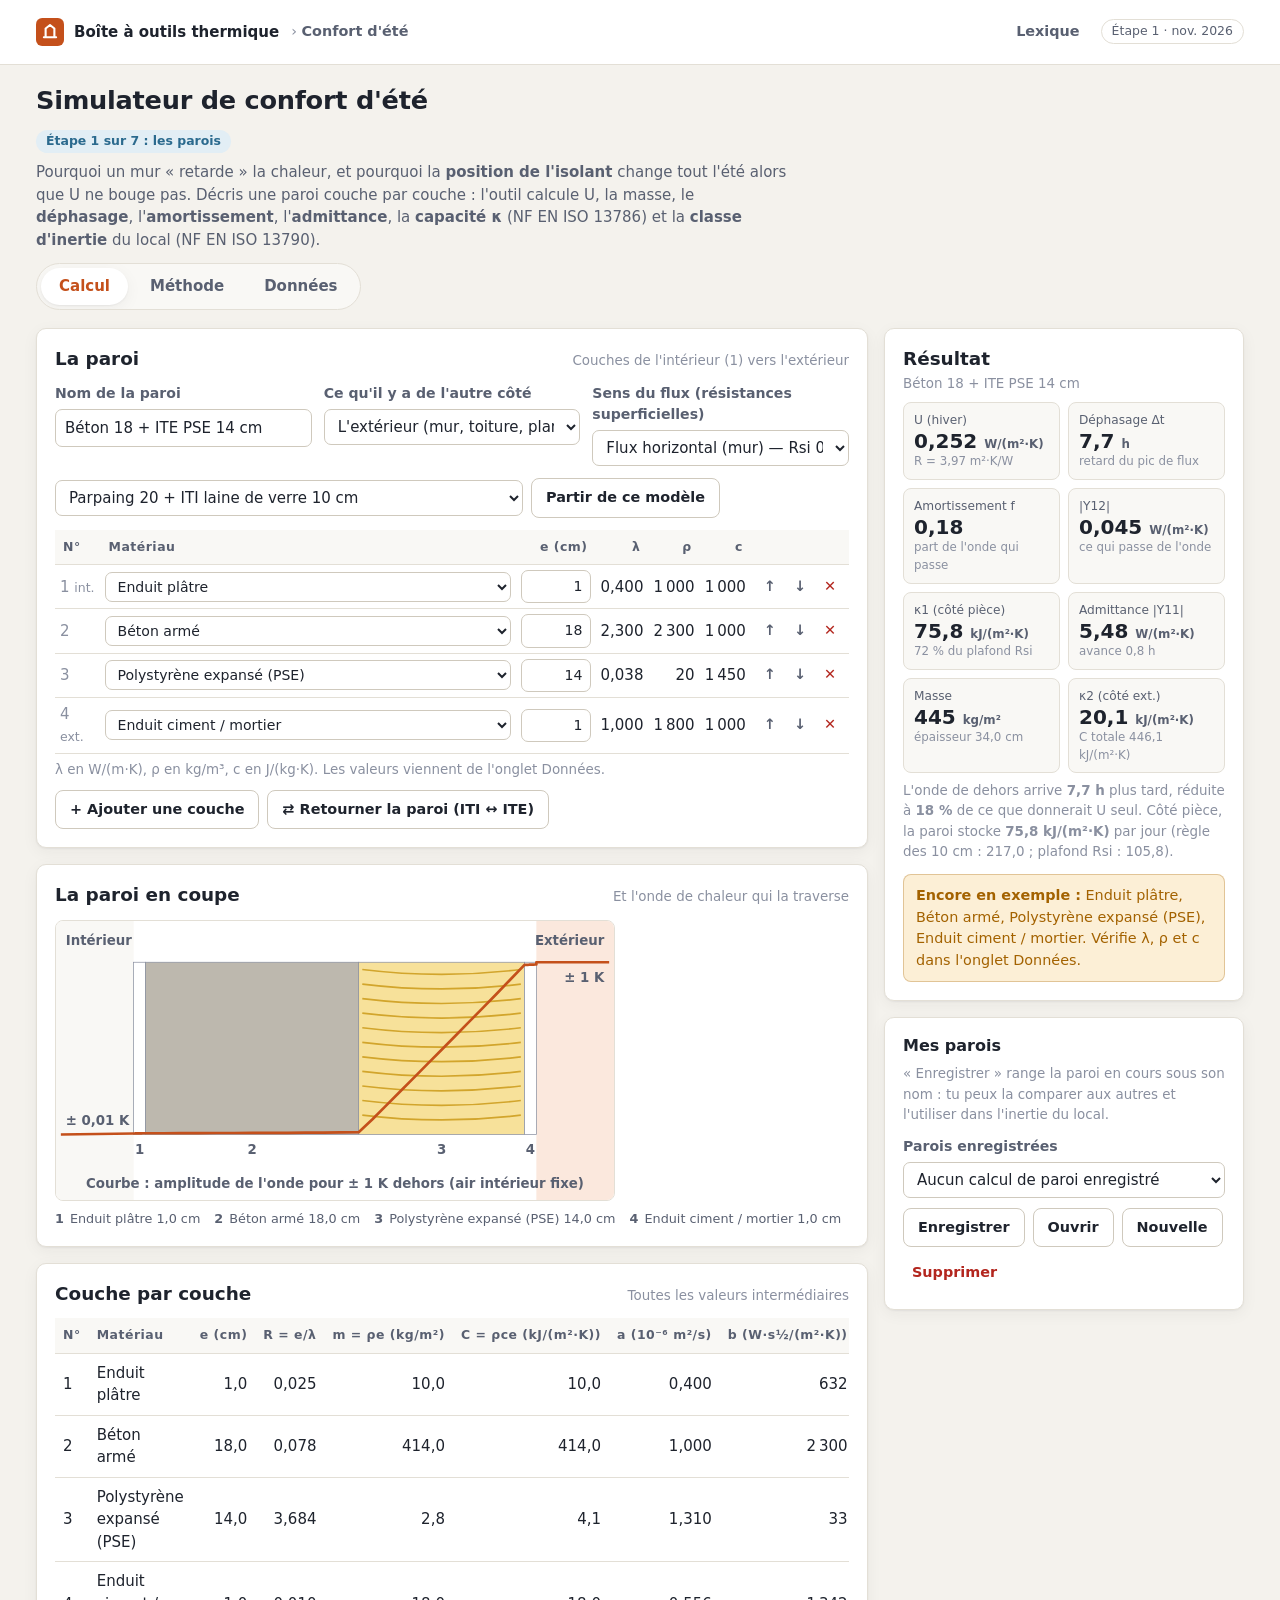
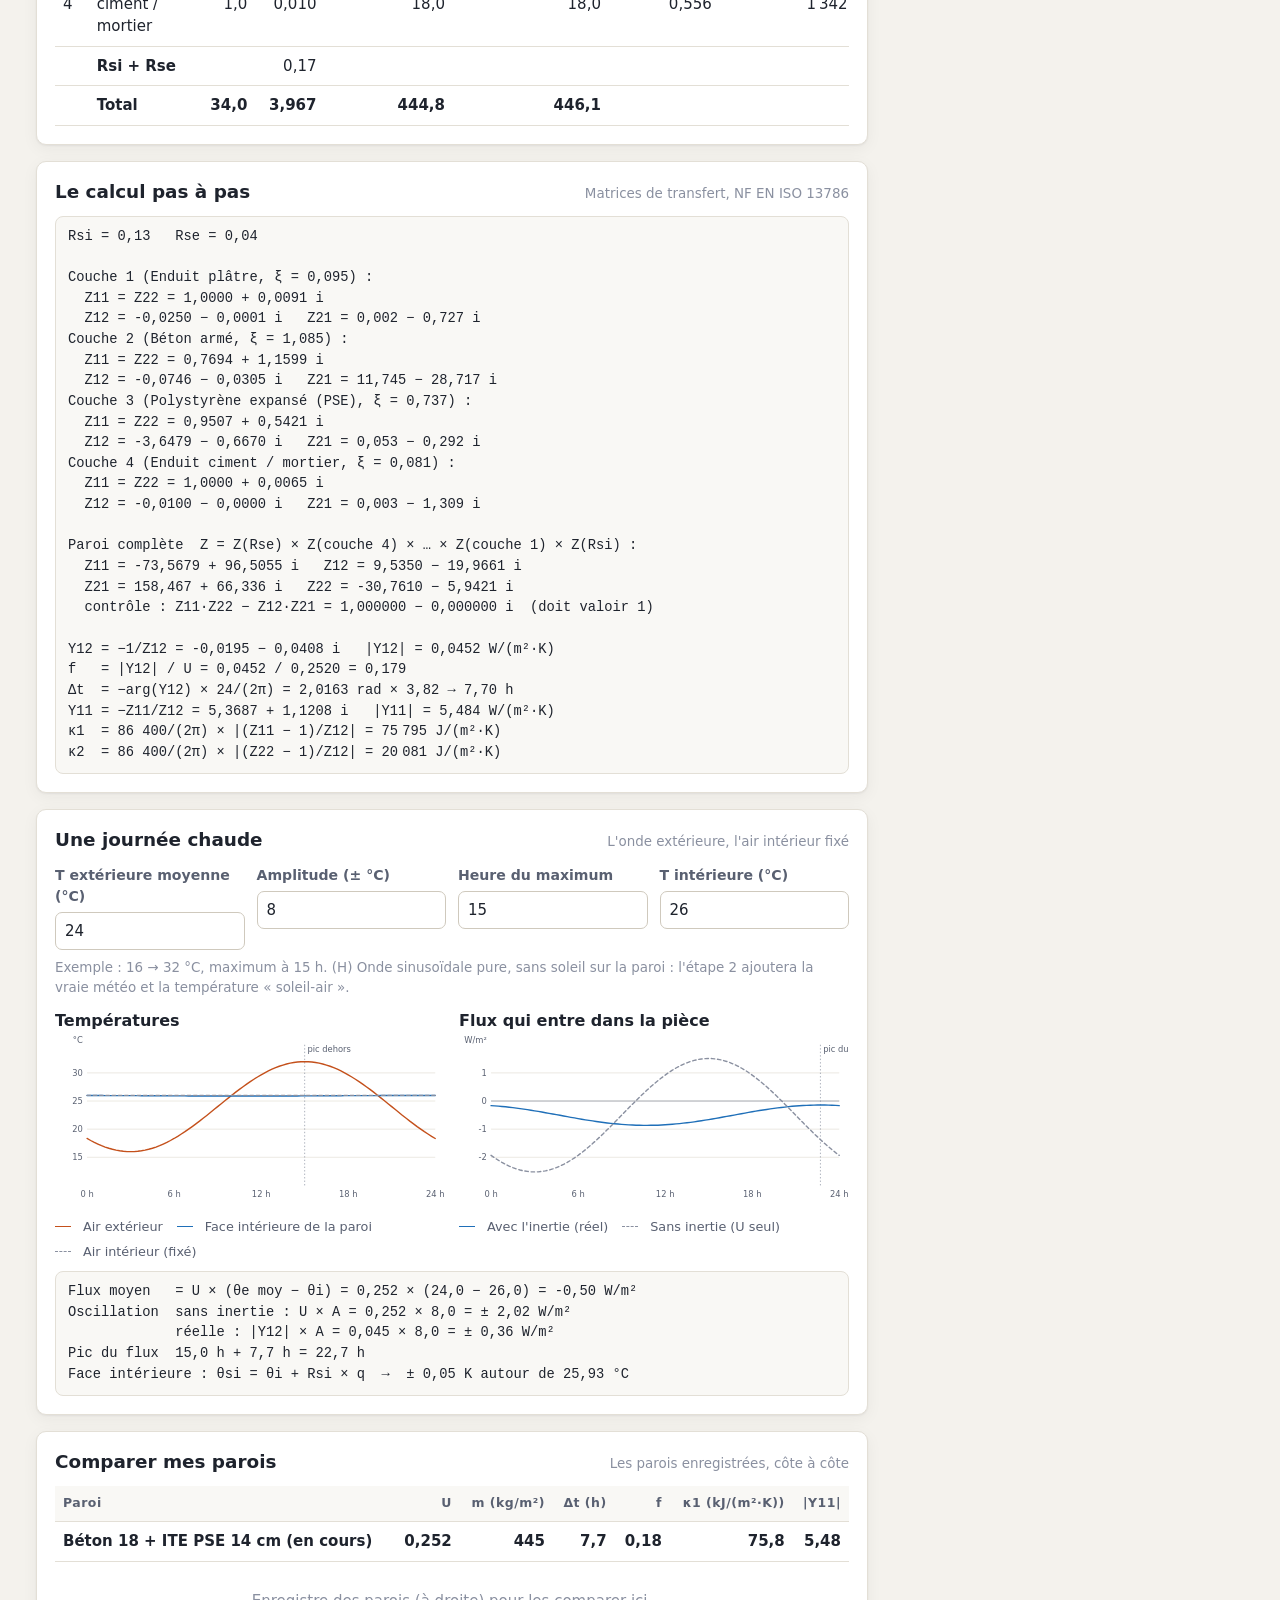
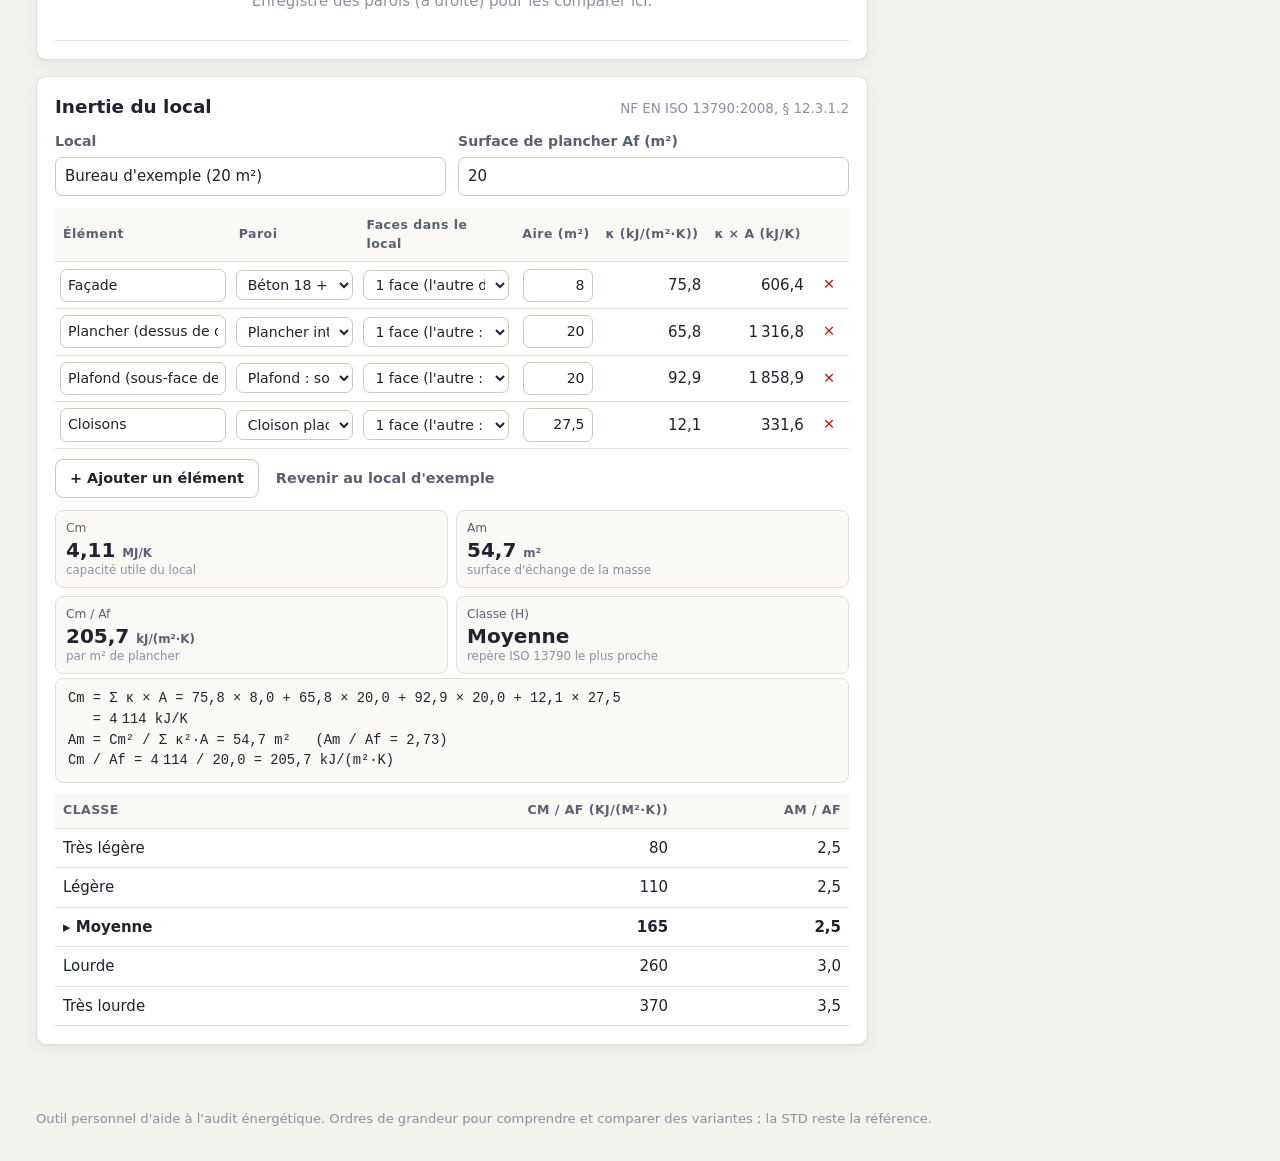
<file: outils/confort-ete/index.html>
<!doctype html>
<html lang="fr">
<head>
  <meta charset="utf-8">
  <meta name="viewport" content="width=device-width, initial-scale=1">
  <title>Confort d'été — Boîte à outils thermique</title>
  <meta name="description" content="Simulateur de confort d'été, étape 1 : parois couche par couche, U, déphasage, amortissement, admittance, capacité κ (NF EN ISO 13786) et inertie du local (NF EN ISO 13790).">
  <link rel="icon" href="data:image/svg+xml,%3Csvg xmlns='http://www.w3.org/2000/svg' viewBox='0 0 32 32'%3E%3Crect width='32' height='32' rx='7' fill='%23c4501b'/%3E%3Cpath d='M9 22h14M11 22V12l5-4 5 4v10' stroke='white' stroke-width='2.4' fill='none' stroke-linejoin='round' stroke-linecap='round'/%3E%3C/svg%3E">
  <link rel="stylesheet" href="../../commun/style.css">
  <style>
    /* Styles propres à cet outil */
    :root { --gr-1: #c4501b; --gr-2: #1f6fb8; }
    @media (prefers-color-scheme: dark) { :root { --gr-1: #e0682f; --gr-2: #3f8ee0; } }

    .etape { display: inline-block; font-size: .78rem; font-weight: 650; color: var(--froid); background: var(--froid-doux); border-radius: 99px; padding: 2px 10px; margin-bottom: 8px; }
    .indicateurs { display: grid; grid-template-columns: repeat(2, minmax(0, 1fr)); gap: 8px; margin: 8px 0 4px; }
    .indicateur { background: var(--surface-2); border: 1px solid var(--bord); border-radius: 8px; padding: 8px 10px; min-width: 0; }
    .indicateur .nom { font-size: .76rem; color: var(--encre-2); }
    .indicateur .val { font-size: 1.25rem; font-weight: 720; font-variant-numeric: tabular-nums; line-height: 1.2; }
    .indicateur .val small { font-size: .74rem; font-weight: 600; color: var(--encre-2); }
    .indicateur .dit { font-size: .74rem; color: var(--encre-3); }
    .table-couches select { min-width: 190px; }
    .table-couches input { width: 70px; text-align: right; }
    .table-couches td.num { white-space: nowrap; }
    .boutons-ligne { display: flex; gap: 2px; justify-content: flex-end; }
    .boutons-ligne .bouton { padding: 2px 7px; }
    .schema-paroi { max-width: 560px; }
    .schema-svg .sch-interieur { fill: var(--surface-2); }
    .schema-svg .sch-couche { stroke: var(--encre-3); stroke-width: .6; }
    .schema-svg .sch-onde { fill: none; stroke: var(--gr-1); stroke-width: 2.2; stroke-linejoin: round; }
    .grille-graphes { display: grid; grid-template-columns: minmax(0, 1fr) minmax(0, 1fr); gap: 14px; }
    @media (max-width: 900px) { .grille-graphes { grid-template-columns: minmax(0, 1fr); } }
    .graphique-boite { position: relative; }
    .graphique { display: block; width: 100%; height: auto; touch-action: pan-y; }
    .graphique .gr-grille { stroke: var(--bord); stroke-width: 1; }
    .graphique .gr-zero { stroke: var(--encre-3); stroke-width: 1; }
    .graphique .gr-repere { stroke: var(--encre-3); stroke-width: 1; stroke-dasharray: 2 3; }
    .graphique .gr-texte { fill: var(--encre-2); font-size: 11px; font-family: var(--police); }
    .graphique .gr-ligne { fill: none; stroke-width: 2; stroke-linejoin: round; stroke-linecap: round; }
    .graphique .gr-ligne.gr-1 { stroke: var(--gr-1); }
    .graphique .gr-ligne.gr-2 { stroke: var(--gr-2); }
    .graphique .gr-ligne.gr-ref { stroke: var(--encre-3); stroke-dasharray: 5 4; }
    .graphique .gr-reticule { stroke: var(--encre-3); stroke-width: 1; }
    .graphique .gr-point { stroke: var(--surface); stroke-width: 2; }
    .graphique .gr-point.gr-1 { fill: var(--gr-1); }
    .graphique .gr-point.gr-2 { fill: var(--gr-2); }
    .graphique .gr-point.gr-ref { fill: var(--encre-3); }
    .gr-cle { display: inline-block; width: 16px; height: 0; border-top: 2px solid; margin-right: 6px; vertical-align: middle; border-radius: 0 !important; }
    .gr-cle.gr-1 { border-color: var(--gr-1); }
    .gr-cle.gr-2 { border-color: var(--gr-2); }
    .gr-cle.gr-ref { border-top-style: dashed; border-color: var(--encre-3); }
    .legende .gr-cle { width: 16px; height: 0; border-left: 0; border-right: 0; border-bottom: 0; }
    .gr-bulle { position: absolute; top: 4px; background: var(--surface); border: 1px solid var(--bord-fort); border-radius: 8px; padding: 6px 9px; font-size: .78rem; box-shadow: var(--ombre); pointer-events: none; white-space: nowrap; }
    .gr-bulle[hidden] { display: none; }
    .methode .tableau-dim { font-size: .85rem; }
    /* Les symboles (λ, ρ, κ, δ, ξ) ne doivent pas passer en majuscules : ρ deviendrait « P ». */
    .table-couches th, #detail-couches th, #comparaison th, .tableau-dim th, #corps-local th, .table-edition th { text-transform: none; }
    .graphique .gr-texte { font-size: 12px; }
    .methode figure { margin: 10px 0; }
  </style>
</head>
<body>

<header class="entete">
  <div class="entete-interieur">
    <a class="logo" href="../../index.html" title="Retour à la boîte à outils">
      <svg width="28" height="28" viewBox="0 0 32 32" aria-hidden="true"><rect width="32" height="32" rx="7" fill="var(--accent)"/><path d="M9 22h14M11 22V12l5-4 5 4v10" stroke="#fff" stroke-width="2.4" fill="none" stroke-linejoin="round" stroke-linecap="round"/></svg>
      <span>Boîte à outils thermique</span>
    </a>
    <span class="fil">› <b>Confort d'été</b></span>
    <span class="version">Étape 1 · nov. 2026</span>
  </div>
</header>

<main class="page">
  <h1>Simulateur de confort d'été</h1>
  <span class="etape">Étape 1 sur 7 : les parois</span>
  <p class="intro">Pourquoi un mur « retarde » la chaleur, et pourquoi la <b>position de l'isolant</b> change tout l'été alors que U ne bouge pas. Décris une paroi couche par couche : l'outil calcule U, la masse, le <b>déphasage</b>, l'<b>amortissement</b>, l'<b>admittance</b>, la <b>capacité κ</b> (NF EN ISO 13786) et la <b>classe d'inertie</b> du local (NF EN ISO 13790).</p>

  <nav class="onglets" role="tablist" aria-label="Sections de l'outil">
    <button data-onglet="calcul">Calcul</button>
    <button data-onglet="methode">Méthode</button>
    <button data-onglet="donnees">Données</button>
  </nav>

  <!-- ===================== ONGLET CALCUL ===================== -->
  <section class="panneau" id="onglet-calcul" role="tabpanel">
    <div class="grille-2">
      <div>
        <div class="carte">
          <div class="carte-titre"><h2>La paroi</h2><span class="aide">Couches de l'intérieur (1) vers l'extérieur</span></div>
          <div class="champs">
            <div class="champ">
              <label for="nom-projet">Nom de la paroi</label>
              <input type="text" id="nom-projet" placeholder="ex. Façade ouest existante" autocomplete="off">
            </div>
            <div class="champ">
              <label for="type-paroi">Ce qu'il y a de l'autre côté</label>
              <select id="type-paroi">
                <option value="exterieure">L'extérieur (mur, toiture, plancher bas)</option>
                <option value="interieure">Une autre pièce (cloison, refend, plancher intermédiaire)</option>
              </select>
            </div>
            <div class="champ">
              <label for="sens-flux">Sens du flux (résistances superficielles)</label>
              <select id="sens-flux"></select>
            </div>
          </div>
          <div class="barre-boutons" style="margin-top:12px">
            <select id="modele" aria-label="Paroi d'exemple" style="width:auto; max-width:100%"></select>
            <button type="button" class="bouton" id="btn-modele">Partir de ce modèle</button>
          </div>
          <div class="defilement" style="margin-top:12px">
            <table class="table-edition table-couches">
              <thead><tr><th>N°</th><th>Matériau</th><th class="num">e (cm)</th><th class="num">λ</th><th class="num">ρ</th><th class="num">c</th><th></th></tr></thead>
              <tbody id="corps-couches"></tbody>
            </table>
          </div>
          <p class="aide" style="margin:6px 0 0">λ en W/(m·K), ρ en kg/m³, c en J/(kg·K). Les valeurs viennent de l'onglet Données.</p>
          <div class="barre-boutons" style="margin-top:10px">
            <button type="button" class="bouton" id="btn-ajouter-couche">+ Ajouter une couche</button>
            <button type="button" class="bouton" id="btn-retourner" title="Mettre la dernière couche à l'intérieur, et ainsi de suite">⇄ Retourner la paroi (ITI ↔ ITE)</button>
          </div>
        </div>

        <div class="carte">
          <div class="carte-titre"><h2>La paroi en coupe</h2><span class="aide">Et l'onde de chaleur qui la traverse</span></div>
          <div id="schema"></div>
          <div class="legende" id="legende-schema"></div>
        </div>

        <div class="carte">
          <div class="carte-titre"><h2>Couche par couche</h2><span class="aide">Toutes les valeurs intermédiaires</span></div>
          <div class="defilement"><table id="detail-couches"></table></div>
        </div>

        <div class="carte">
          <div class="carte-titre"><h2>Le calcul pas à pas</h2><span class="aide">Matrices de transfert, NF EN ISO 13786</span></div>
          <div id="detail-matrice"></div>
        </div>

        <div class="carte">
          <div class="carte-titre"><h2>Une journée chaude</h2><span class="aide">L'onde extérieure, l'air intérieur fixé</span></div>
          <div class="champs">
            <div class="champ"><label for="onde-moy">T extérieure moyenne (°C)</label><input type="text" inputmode="decimal" id="onde-moy"></div>
            <div class="champ"><label for="onde-amp">Amplitude (± °C)</label><input type="text" inputmode="decimal" id="onde-amp"></div>
            <div class="champ"><label for="onde-max">Heure du maximum</label><input type="text" inputmode="decimal" id="onde-max"></div>
            <div class="champ"><label for="onde-ti">T intérieure (°C)</label><input type="text" inputmode="decimal" id="onde-ti"></div>
          </div>
          <p class="aide" style="margin:8px 0 12px">Exemple : 16 → 32 °C, maximum à 15 h. (H) Onde sinusoïdale pure, sans soleil sur la paroi : l'étape 2 ajoutera la vraie météo et la température « soleil-air ».</p>
          <div class="grille-graphes">
            <div><h3 style="margin:0 0 4px">Températures</h3><div id="graphe-temperatures"></div></div>
            <div><h3 style="margin:0 0 4px">Flux qui entre dans la pièce</h3><div id="graphe-flux"></div></div>
          </div>
          <div id="resume-onde" style="margin-top:10px"></div>
        </div>

        <div class="carte">
          <div class="carte-titre"><h2>Comparer mes parois</h2><span class="aide">Les parois enregistrées, côte à côte</span></div>
          <div class="defilement"><table id="comparaison"></table></div>
        </div>

        <div class="carte">
          <div class="carte-titre"><h2>Inertie du local</h2><span class="aide">NF EN ISO 13790:2008, § 12.3.1.2</span></div>
          <div class="champs">
            <div class="champ"><label for="local-nom">Local</label><input type="text" id="local-nom" autocomplete="off"></div>
            <div class="champ"><label for="local-af">Surface de plancher Af (m²)</label><input type="text" inputmode="decimal" id="local-af"></div>
          </div>
          <div class="defilement" style="margin-top:12px">
            <table class="table-edition">
              <thead><tr><th>Élément</th><th>Paroi</th><th>Faces dans le local</th><th class="num">Aire (m²)</th><th class="num">κ (kJ/(m²·K))</th><th class="num">κ × A (kJ/K)</th><th></th></tr></thead>
              <tbody id="corps-local"></tbody>
            </table>
          </div>
          <div class="barre-boutons" style="margin-top:10px">
            <button type="button" class="bouton" id="btn-ajouter-element">+ Ajouter un élément</button>
            <button type="button" class="bouton discret" id="btn-local-exemple">Revenir au local d'exemple</button>
          </div>
          <div id="resultat-local" style="margin-top:12px"></div>
        </div>
      </div>

      <aside class="collant">
        <div class="carte" id="resultats" aria-live="polite"></div>

        <div class="carte pas-impression">
          <h3>Mes parois</h3>
          <p class="aide">« Enregistrer » range la paroi en cours sous son nom : tu peux la comparer aux autres et l'utiliser dans l'inertie du local.</p>
          <div class="champ" style="margin-bottom:10px">
            <label for="liste-projets">Parois enregistrées</label>
            <select id="liste-projets"></select>
          </div>
          <div class="barre-boutons">
            <button type="button" class="bouton" id="btn-enregistrer">Enregistrer</button>
            <button type="button" class="bouton" id="btn-ouvrir">Ouvrir</button>
            <button type="button" class="bouton" id="btn-nouveau">Nouvelle</button>
            <button type="button" class="bouton discret danger" id="btn-supprimer-projet">Supprimer</button>
          </div>
        </div>
      </aside>
    </div>
  </section>

  <!-- ===================== ONGLET MÉTHODE ===================== -->
  <section class="panneau" id="onglet-methode" role="tabpanel" hidden>
    <div class="carte methode">
      <h2>1. Ce qu'on cherche</h2>
      <p>L'hiver, on veut savoir <b>combien</b> de chaleur s'en va : c'est U, un calcul en <b>régime permanent</b> (on suppose que les températures ne bougent pas). L'été, la question change : dehors, la température <b>monte et descend chaque jour</b> et le soleil chauffe les façades. Une paroi lourde ne laisse pas passer cette onde tout de suite : elle en <b>stocke</b> une partie, la <b>retarde</b> et l'<b>écrase</b>. Deux murs de même U peuvent donc donner des pièces très différentes l'été.</p>
      <p>Cette étape calcule, pour une paroi décrite couche par couche :</p>
      <ul>
        <li>ce qu'elle laisse passer en régime permanent : <b>U</b> ;</li>
        <li>ce qu'elle laisse passer de l'onde journalière : <b>|Y12|</b>, l'<b>amortissement f</b> et le <b>déphasage Δt</b> ;</li>
        <li>ce qu'elle peut stocker et rendre à la pièce : l'<b>admittance Y11</b> et la <b>capacité κ1</b> ;</li>
        <li>et, en additionnant toutes les parois d'un local, sa <b>capacité Cm</b> et sa <b>classe d'inertie</b>. Cm sera la capacité du modèle horaire de l'étape 3.</li>
      </ul>

      <h2>2. La conduction : loi de Fourier et gradient</h2>
      <p>La chaleur va toujours du chaud vers le froid. Dans un solide, elle avance <b>de proche en proche</b> : les atomes qui vibrent plus fort bousculent leurs voisins. C'est la <b>conduction</b>. Fourier (1822) a constaté que le flux est proportionnel à la <b>pente</b> de la température :</p>
      <div class="formule">q = − λ × dθ/dx</div>
      <ul>
        <li><b>q</b> : densité de flux de chaleur, en W/m² (des watts qui traversent chaque m²).</li>
        <li><b>dθ/dx</b> : le <b>gradient</b> de température, en K/m. C'est la pente de la courbe θ(x) : de combien la température change quand on avance de 1 m dans le mur. Un gradient de 100 K/m, c'est 1 °C tous les centimètres.</li>
        <li><b>λ</b> : la conductivité du matériau, en W/(m·K). C'est le coefficient de proportionnalité : pour la même pente, le béton (λ ≈ 2,3) laisse passer environ 65 fois plus de chaleur que la laine minérale (λ ≈ 0,035).</li>
        <li>Le <b>signe moins</b> : si la température baisse quand x augmente (pente négative), la chaleur avance vers les x croissants (q positif). La chaleur « descend » la pente.</li>
      </ul>
      <p><b>Pourquoi un gradient ?</b> Parce que la chaleur ne « voit » pas la température elle-même : elle voit la <b>différence</b> entre deux points voisins. Une paroi à 20 °C partout ne fait passer aucun flux, même si l'air dehors est à 35 °C : tant que la différence n'a pas pénétré dans le mur, rien ne bouge. C'est toute l'idée de l'inertie.</p>
      <p><b>Vérification des unités</b> (équation aux dimensions) :</p>
      <div class="formule">[q] = [λ] × [dθ/dx] = W/(m·K) × K/m = W/m²   ✓</div>

      <h2>3. Le régime permanent : R et U (NF EN ISO 6946)</h2>
      <p>Si les températures ne bougent pas, le flux est le même dans toutes les couches (sinon de la chaleur s'accumulerait quelque part et la température changerait). Dans une couche homogène, la pente est donc constante : dθ/dx = −Δθ/e, et la loi de Fourier devient :</p>
      <div class="formule">q = λ × Δθ / e = Δθ / R      avec  R = e / λ      [m] / [W/(m·K)] = m²·K/W</div>
      <p>Les couches sont traversées l'une après l'autre par le même flux : leurs résistances <b>s'additionnent</b>, comme des résistances électriques en série (Δθ joue le rôle de la tension, q celui du courant). Entre l'air et la paroi, la chaleur passe par convection et rayonnement : on les résume par les <b>résistances superficielles</b> Rsi (intérieur) et Rse (extérieur).</p>
      <div class="formule">R total = Rsi + Σ e/λ + Rse          U = 1 / R total   [W/(m²·K)]

Rs conventionnelles (NF EN ISO 6946) :
  flux horizontal (mur)        Rsi = 0,13   Rse = 0,04
  flux ascendant (toiture)     Rsi = 0,10   Rse = 0,04
  flux descendant (plancher)   Rsi = 0,17   Rse = 0,04</div>
      <p>Retiens : U ne dépend <b>pas de l'ordre</b> des couches. Une addition donne le même résultat dans n'importe quel ordre. ITI et ITE de même épaisseur ont le même U.</p>

      <h2>4. Stocker la chaleur : ρ, c, capacité, diffusivité</h2>
      <p>Pour chauffer un matériau, il faut lui donner de l'énergie. Chauffer de 1 K un kilogramme demande <b>c</b> joules (capacité thermique massique, en J/(kg·K)). Un m² de couche d'épaisseur e contient ρ × e kilogrammes. D'où :</p>
      <div class="formule">masse surfacique      m = ρ × e            kg/m³ × m = kg/m²
capacité surfacique   C = ρ × c × e        kg/m³ × J/(kg·K) × m = J/(m²·K)</div>
      <p>Mais une capacité n'est utile que si la chaleur a le temps d'y entrer. Deux grandeurs le disent :</p>
      <ul>
        <li><b>La diffusivité</b> a = λ / (ρ·c), en m²/s : la « vitesse » à laquelle une variation de température s'étale. Unités : W/(m·K) ÷ J/(m³·K) = (J/s)/(m·K) × (m³·K)/J = m²/s ✓.</li>
        <li><b>L'effusivité</b> b = √(λ·ρ·c), en W·s<sup>½</sup>/(m²·K) : la capacité d'une surface à <b>absorber</b> une chaleur qui arrive. C'est pour ça qu'un carrelage (b ≈ 1 600) paraît plus froid sous le pied qu'un parquet (b ≈ 300) à la même température.</li>
      </ul>
      <p>Piège classique : un isolant léger a une diffusivité <b>comparable</b> à celle du béton (≈ 10<sup>−6</sup> m²/s). L'onde de température s'y propage aussi vite, mais elle transporte très peu de chaleur, car l'isolant ne stocke presque rien (ρ·c très petit) et conduit peu.</p>

      <h2>5. L'équation de la chaleur</h2>
      <p>Prends une tranche de mur très fine, d'épaisseur dx, de surface 1 m². Pendant un instant dt :</p>
      <ul>
        <li>il entre un flux q(x) par la gauche et il sort q(x + dx) par la droite ;</li>
        <li>la différence reste dans la tranche et la réchauffe : ρ·c·dx × dθ/dt.</li>
      </ul>
      <div class="formule">ρ·c·dx × ∂θ/∂t = q(x) − q(x+dx) = − ∂q/∂x × dx
avec q = −λ ∂θ/∂x (Fourier) :

     ∂θ/∂t = a × ∂²θ/∂x²        (a = λ/(ρ·c), la diffusivité)</div>
      <p>Lecture physique : la température d'un point monte quand la <b>courbure</b> ∂²θ/∂x² est positive, c'est-à-dire quand ses voisins sont en moyenne plus chauds que lui. Unités : K/s = m²/s × K/m² ✓. C'est cette équation que résolvent Pléiades et tous les logiciels de STD.</p>

      <h2>6. Une onde de chaleur dans un mur</h2>
      <p>L'été, la température extérieure ressemble à une <b>sinusoïde de période T = 24 h</b> (86 400 s). Pour une onde sinusoïdale, l'équation de la chaleur a une solution exacte. Dans un mur très épais :</p>
      <div class="formule">θ(x, t) = A × e^(−x/δ) × cos(ω·t − x/δ)        ω = 2π/T

δ = √(a·T/π) = √(λ·T / (π·ρ·c))   profondeur de pénétration [m]</div>
      <ul>
        <li><b>e^(−x/δ)</b> : l'amplitude est divisée par e ≈ 2,72 à chaque δ traversé. C'est l'<b>amortissement</b>.</li>
        <li><b>− x/δ</b> dans le cosinus : l'onde prend 1 radian de retard par δ, soit T/(2π) = <b>3,82 h par δ</b>. C'est le <b>déphasage</b>.</li>
        <li>Béton (λ 2,3 ; ρ 2 300 ; c 1 000) : δ ≈ <b>16,6 cm</b>. Au-delà de 2 ou 3 δ, l'onde du jour n'arrive presque plus : le béton du fond ne « voit » pas la journée.</li>
        <li>Unités de δ : √(W/(m·K) × s ÷ (kg/m³ × J/(kg·K))) = √(J·m³/(m·K·J/K)) = √(m²) = m ✓.</li>
      </ul>
      <p>Cette règle « mur épais » donne les ordres de grandeur, mais elle oublie les résistances superficielles et les couches. Le calcul exact de l'outil utilise les matrices de transfert.</p>

      <h2>7. Plusieurs couches : les matrices de transfert (NF EN ISO 13786)</h2>
      <p>Une onde se décrit par deux informations : sa <b>taille</b> (amplitude) et son <b>retard</b> (phase). Un nombre complexe z porte les deux à la fois : |z| est l'amplitude et arg(z) la phase. Sur chaque face d'une couche, on a deux ondes : la température θ et le flux q. La solution exacte de l'équation de la chaleur relie les deux faces par une <b>matrice 2 × 2</b> :</p>
      <div class="formule">[ θ face ext ]   [ Z11  Z12 ]   [ θ face int ]
[ q face ext ] = [ Z21  Z22 ] × [ q face int ]

Couche homogène (ξ = e/δ) :
  Z11 = Z22 = cosh ξ·cos ξ + i·sinh ξ·sin ξ
  Z12 = −δ/(2λ) × [sinh ξ·cos ξ + cosh ξ·sin ξ + i·(cosh ξ·sin ξ − sinh ξ·cos ξ)]   (m²·K/W)
  Z21 = −λ/δ    × [sinh ξ·cos ξ − cosh ξ·sin ξ + i·(sinh ξ·cos ξ + cosh ξ·sin ξ)]   (W/(m²·K))

Résistance sans masse (Rsi, Rse) :   [ 1  −R ]
                                      [ 0   1 ]</div>
      <p>Les couches se suivent : on <b>multiplie</b> leurs matrices, de l'intérieur vers l'extérieur, en mettant chaque nouvelle matrice à gauche :</p>
      <div class="formule">Z paroi = Z(Rse) × Z(couche n) × … × Z(couche 1) × Z(Rsi)</div>
      <p>Contrôles faits par les tests : le <b>déterminant</b> de chaque matrice vaut 1 (Z11·Z22 − Z12·Z21 = 1). Pour une couche très fine, Z tend vers [1 −e/λ ; 0 1], c'est-à-dire une simple résistance : on retrouve le régime permanent.</p>

      <h2>8. Ce qu'on tire de la matrice</h2>
      <div class="defilement">
        <table class="tableau-dim">
          <thead><tr><th>Grandeur</th><th>Formule</th><th>Unité</th><th>Ce qu'elle dit</th></tr></thead>
          <tbody>
            <tr><td>Transmittance périodique</td><td>Y12 = −1/Z12</td><td>W/(m²·K)</td><td>Flux qui entre dans la pièce pour ± 1 K dehors (air intérieur fixe). Comparable à U, mais pour l'onde.</td></tr>
            <tr><td>Facteur d'amortissement</td><td>f = |Y12| / U</td><td>–</td><td>Part de l'onde « sans inertie » qui arrive vraiment. f = 1 : aucune inertie ; f = 0,1 : 90 % écrasés.</td></tr>
            <tr><td>Déphasage</td><td>Δt = −arg(Y12) × T/(2π)</td><td>h</td><td>Retard du pic de flux sur le pic de température extérieure.</td></tr>
            <tr><td>Admittance intérieure</td><td>Y11 = −Z11/Z12</td><td>W/(m²·K)</td><td>Flux que la paroi absorbe pour ± 1 K d'air intérieur. C'est elle qui « éponge » les apports de la pièce.</td></tr>
            <tr><td>Capacité intérieure</td><td>κ1 = T/(2π) × |(Z11 − 1)/Z12|</td><td>J/(m²·K)</td><td>Chaleur stockée puis rendue en une journée, vue de la pièce. C'est la masse <b>utile</b>, pas la masse totale.</td></tr>
            <tr><td>Capacité extérieure</td><td>κ2 = T/(2π) × |(Z22 − 1)/Z12|</td><td>J/(m²·K)</td><td>La même chose, vue de dehors.</td></tr>
          </tbody>
        </table>
      </div>
      <p><b>Pourquoi κ1 = T/(2π) × |(Z11 − 1)/Z12| ?</b> On fait osciller l'air intérieur de 1 K, l'extérieur reste fixe. Il entre q1 = −Z11/Z12 par la face intérieure et il sort q2 = −1/Z12 par la face extérieure (car le déterminant vaut 1). La différence (1 − Z11)/Z12 reste dans la paroi : c'est un flux stocké (en W/m²). Diviser par ω = 2π/T transforme une amplitude de flux en amplitude d'énergie (en J/m²). Unités : W/(m²·K) × s = J/(m²·K) ✓.</p>
      <p><b>Le plafond de Rsi.</b> Toute la chaleur que la pièce donne au mur passe d'abord par Rsi. |Y11| ne peut donc pas dépasser 1/Rsi ≈ 7,7 W/(m²·K), ni κ1 dépasser T/(2π)/Rsi ≈ <b>106 kJ/(m²·K)</b>. Au-delà d'environ 10 cm de béton côté pièce, ajouter de la masse ne sert presque plus. C'est pour ça que la « règle des 10 cm » (ρ·c·e des 10 premiers centimètres, avant le premier isolant) surestime κ1 quand la paroi est lourde : elle oublie Rsi. L'outil affiche les deux pour que tu voies l'écart.</p>

      <h2>9. Exemple refait à la main : béton 20 cm seul</h2>
      <p>Béton armé λ = 2,3 W/(m·K), ρ = 2 300 kg/m³, c = 1 000 J/(kg·K), e = 0,20 m, mur (Rsi 0,13, Rse 0,04).</p>
      <div class="formule">Régime permanent :
  R = 0,13 + 0,20/2,3 + 0,04 = 0,13 + 0,0870 + 0,04 = 0,2570 m²·K/W  →  U = 3,892 W/(m²·K)

Profondeur de pénétration :
  δ = √(2,3 × 86 400 / (π × 2 300 × 1 000)) = √0,02750 = 0,1658 m
  ξ = e/δ = 0,20 / 0,1658 = 1,206
  cosh ξ = 1,8197   sinh ξ = 1,5204   cos ξ = 0,3568   sin ξ = 0,9342

Matrice de la couche :
  Z11 = Z22 = 1,8197 × 0,3568 + i × 1,5204 × 0,9342 = 0,6492 + 1,4203 i
  Z12 = −(0,1658 / 4,6) × [0,5424 + 1,7000 + i (1,7000 − 0,5424)]
      = −0,03605 × (2,2424 + 1,1576 i) = −0,0808 − 0,0417 i
  Z21 = −(2,3 / 0,1658) × [0,5424 − 1,7000 + i (0,5424 + 1,7000)]
      = −13,869 × (−1,1576 + 2,2424 i) = 16,055 − 31,100 i

Avec Rsi et Rse (Z = Z(Rse) × Z couche × Z(Rsi)) :
  Z12 paroi = (Z12 − Rsi·Z11) − Rse·(Z22 − Rsi·Z21)
            = (−0,1652 − 0,2264 i) − 0,04 × (−1,4379 + 5,4633 i)
            = −0,1077 − 0,4449 i
  Z11 paroi = Z11 − Rse·Z21 = 0,0070 + 2,6643 i

Ce qu'on en tire :
  Y12 = −1/Z12 = 0,514 − 2,123 i    |Y12| = 2,185 W/(m²·K)
  arg Y12 = −1,333 rad  →  Δt = 1,333 × 3,82 = 5,09 h
  f = 2,185 / 3,892 = 0,56
  κ1 = 13 751 × |(−0,9930 + 2,6643 i) / (−0,1077 − 0,4449 i)| = 13 751 × 2,843 / 0,4578
     = 85 400 J/(m²·K) ≈ 85 kJ/(m²·K)

Règle « mur épais » pour comparer : retard ≈ 1,206 × 3,82 = 4,6 h ; amortissement ≈ e^(−1,206) = 0,30.</div>
      <p>La règle approchée donne le bon ordre de grandeur (4,6 h contre 5,1 h), mais l'amortissement réel (0,56) est bien moins bon que e^(−ξ) (0,30) : avec 20 cm seulement, l'onde se « réfléchit » sur la face intérieure. D'où l'intérêt du calcul exact.</p>

      <h2>10. La position de l'isolant : même U, autre été</h2>
      <p>Béton 20 cm + laine minérale 12 cm (λ 0,035), même U ≈ 0,27 W/(m²·K) dans les deux cas :</p>
      <div class="defilement">
        <table class="tableau-dim">
          <thead><tr><th></th><th class="num">U</th><th class="num">Δt</th><th class="num">f</th><th class="num">κ1 (côté pièce)</th></tr></thead>
          <tbody>
            <tr><td>ITE (béton côté pièce)</td><td class="num">0,271</td><td class="num">7,3 h</td><td class="num">0,19</td><td class="num"><b>85 kJ/(m²·K)</b></td></tr>
            <tr><td>ITI (BA13 + isolant côté pièce)</td><td class="num">0,268</td><td class="num">6,9 h</td><td class="num">0,38</td><td class="num"><b>14 kJ/(m²·K)</b></td></tr>
          </tbody>
        </table>
      </div>
      <p>Ce qui traverse le mur change peu, car U est tout petit dans les deux cas. Ce qui change énormément, c'est <b>κ1 : la masse que la pièce peut utiliser</b> pour absorber le soleil des vitrages, les occupants et les ordinateurs. En ITI, l'isolant « débranche » le béton de la pièce. C'est l'effet principal de l'ITE sur le confort d'été. Fais le test avec le bouton « Retourner la paroi ».</p>

      <h2>11. L'inertie du local (NF EN ISO 13790)</h2>
      <p>Le modèle horaire de l'étape 3 représente toute la masse du local par <b>une seule capacité Cm</b>, reliée à l'air par une surface d'échange <b>Am</b>. On les obtient en additionnant toutes les faces que voit l'air du local :</p>
      <div class="formule">Cm = Σ κj × Aj                 [J/(m²·K)] × [m²] = J/K
Am = Cm² / Σ (κj² × Aj)        [m²]</div>
      <ul>
        <li><b>Paroi sur l'extérieur</b> : κ = κ1 (une face dans le local).</li>
        <li><b>Paroi vers un local voisin semblable</b> (plancher entre deux étages, cloison) : les deux côtés oscillent pareil. On résout θ1 = θ2 et on prend le flux qui entre par la face du local (H). Pour une paroi symétrique, cela revient à la couper en deux par un plan adiabatique en son milieu.</li>
        <li><b>Paroi entièrement dans le local</b> (cloison intérieure) : les deux faces comptent.</li>
        <li>Am est une moyenne pondérée : si toute la masse est dans peu de surfaces très lourdes, Am est petit (l'échange se fait par peu de m²).</li>
      </ul>
      <p>Classes de NF EN ISO 13790:2008, tableau 12 (H : à vérifier sur le texte), ramenées au m² de plancher :</p>
      <div class="defilement"><table class="tableau-dim" id="table-classes-methode"></table></div>
      <p>(H) La norme donne une valeur par classe, pas des seuils. L'outil nomme la classe dont Cm/Af est le plus proche : c'est <b>notre</b> règle, à garder en tête. Les règles Th-I françaises utilisent les mêmes mots (très légère → très lourde) avec leur propre méthode, non reprise ici.</p>

      <h2>12. Comment on sait que c'est juste</h2>
      <ul>
        <li><b>Différences finies</b> (tests Node) : on découpe la paroi en tranches de 4 mm et on simule 12 jours, minute par minute, avec une onde extérieure de ± 1 K. On mesure le flux qui arrive dans la pièce. |Y12|, Δt et |Y11| calculés par les matrices et par la simulation concordent à <b>mieux que 0,1 %</b>. Deux méthodes indépendantes, même résultat.</li>
        <li><b>Limites physiques</b> : couche très fine → f = 1 et Δt = 0 (régime permanent) ; déterminant = 1 ; U identique quand on retourne la paroi ; κ1 toujours sous le plafond de Rsi.</li>
        <li><b>Exemple de la section 9</b> recalculé par les tests au millième près.</li>
        <li>(H) Les exemples chiffrés du texte de NF EN ISO 13786 n'ont pas encore été comparés : il faut le texte de la norme.</li>
      </ul>

      <h2>13. Limites connues (H)</h2>
      <ul>
        <li><b>(H)</b> Onde sinusoïdale pure de 24 h : la vraie météo contient d'autres fréquences (plusieurs jours chauds de suite). Les étapes 3 et 8 calculent heure par heure.</li>
        <li><b>(H)</b> Pas encore de soleil sur la face extérieure : la couleur (α) et la température soleil-air arrivent à l'étape 2.</li>
        <li><b>(H)</b> Matériaux creux (parpaing, brique creuse, monomur) traités comme une couche homogène équivalente : le déphasage est approché.</li>
        <li><b>(H)</b> Conduction 1D : pas de ponts thermiques ni d'effets de bord. Lames d'air ventilées non traitées (on arrête la paroi à la lame).</li>
        <li><b>(H)</b> Résistances superficielles conventionnelles, constantes. En réalité, elles dépendent du vent et des températures de surface.</li>
        <li><b>(H)</b> Toutes les valeurs de matériaux sont des <b>exemples</b> à vérifier (NF EN ISO 10456, règles Th-U, ACERMI, fabricant).</li>
        <li><b>(H)</b> Plancher sur terre-plein : le sol n'est pas modélisé (NF EN ISO 13370, prévu plus tard).</li>
      </ul>

      <h2>14. Teste-toi</h2>
      <p>Des exercices tirés au hasard, corrigés étape par étape. Refais-les jusqu'à trouver juste sans regarder la formule.</p>
      <div id="teste-toi"></div>

      <h2>15. Où est le code</h2>
      <ul>
        <li><code>outils/confort-ete/calcul-parois.js</code> : chapitre 1, les formules ci-dessus commentées (nombres complexes, matrices, κ, inertie).</li>
        <li><code>outils/confort-ete/calcul.js</code> : le sommaire des chapitres.</li>
        <li><code>outils/confort-ete/schemas.js</code> et <code>graphiques.js</code> : les dessins (aucun calcul).</li>
        <li><code>outils/confort-ete/interface.js</code> : l'affichage et les boutons (aucun calcul).</li>
        <li><code>donnees/confort-materiaux.js</code> : les matériaux, parois et local d'exemple (publics).</li>
        <li><code>tests/confort-parois.test.js</code> : la validation (différences finies, exemple à la main, limites).</li>
        <li>Fiche de compréhension : <code>docs/confort-ete/etape-1.md</code>.</li>
      </ul>
    </div>
  </section>

  <!-- ===================== ONGLET DONNÉES ===================== -->
  <section class="panneau" id="onglet-donnees" role="tabpanel" hidden>
    <div class="carte">
      <div class="alerte info" id="note-stockage">Tes valeurs restent <b>dans ce navigateur</b>, sur cet appareil.</div>
      <p class="aide" style="margin:0">Matériaux, parois enregistrées et local sont inclus dans la sauvegarde complète (accueil › Mes données).</p>
    </div>

    <div class="carte">
      <div class="carte-titre"><h2>Bibliothèque de matériaux</h2><span id="stats-materiaux" class="aide"></span></div>
      <p class="aide" style="margin:-4px 0 12px">Toutes les valeurs livrées sont des <b>exemples</b>. Remplace-les par tes sources (NF EN ISO 10456, règles Th-U, certificat ACERMI, avis technique) et passe-les en « validé ».</p>
      <div class="defilement">
        <table class="table-edition">
          <thead><tr><th>Matériau</th><th>Famille</th><th class="num">λ W/(m·K)</th><th class="num">ρ kg/m³</th><th class="num">c J/(kg·K)</th><th>Source</th><th>Mois</th><th>Statut</th><th></th></tr></thead>
          <tbody id="corps-materiaux"></tbody>
        </table>
      </div>
      <div class="barre-boutons" style="margin-top:12px">
        <button type="button" class="bouton" id="btn-nouveau-materiau">+ Ajouter un matériau</button>
      </div>
    </div>

    <div class="carte">
      <h2>Valeurs de norme utilisées</h2>
      <h3>Résistances superficielles (NF EN ISO 6946)</h3>
      <div class="defilement"><table id="table-rs"></table></div>
      <h3 style="margin-top:14px">Classes d'inertie (NF EN ISO 13790:2008, tableau 12) <span class="badge exemple">(H) à vérifier</span></h3>
      <div class="defilement"><table id="table-classes"></table></div>
    </div>
  </section>
</main>

<footer class="pied">
  Outil personnel d'aide à l'audit énergétique. Ordres de grandeur pour comprendre et comparer des variantes ; la STD reste la référence.
</footer>

<script src="../../commun/commun.js"></script>
<script src="../../donnees/confort-materiaux.js"></script>
<script src="calcul-parois.js"></script>
<script src="calcul.js"></script>
<script src="schemas.js"></script>
<script src="graphiques.js"></script>
<script src="exercices.js"></script>
<script src="../../donnees/lexique.js"></script>
<script src="interface.js"></script>
</body>
</html>
</file>
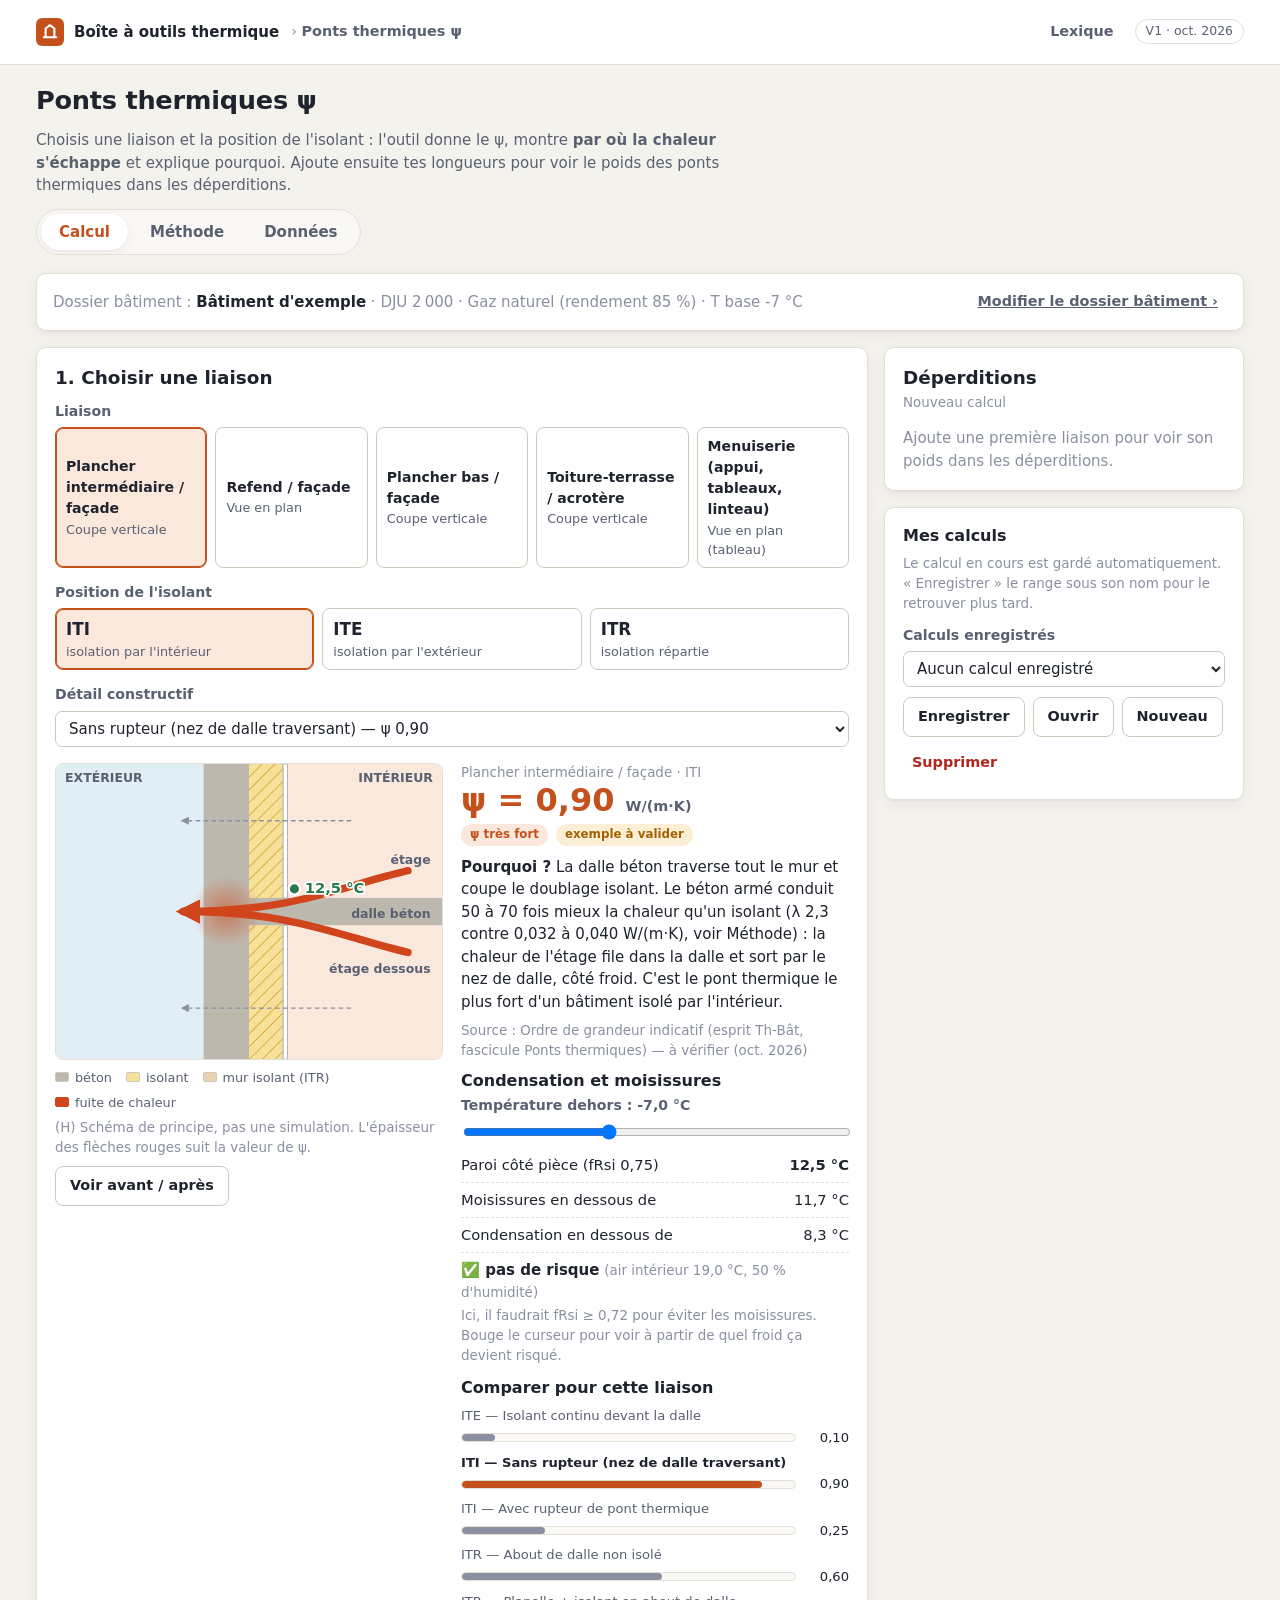
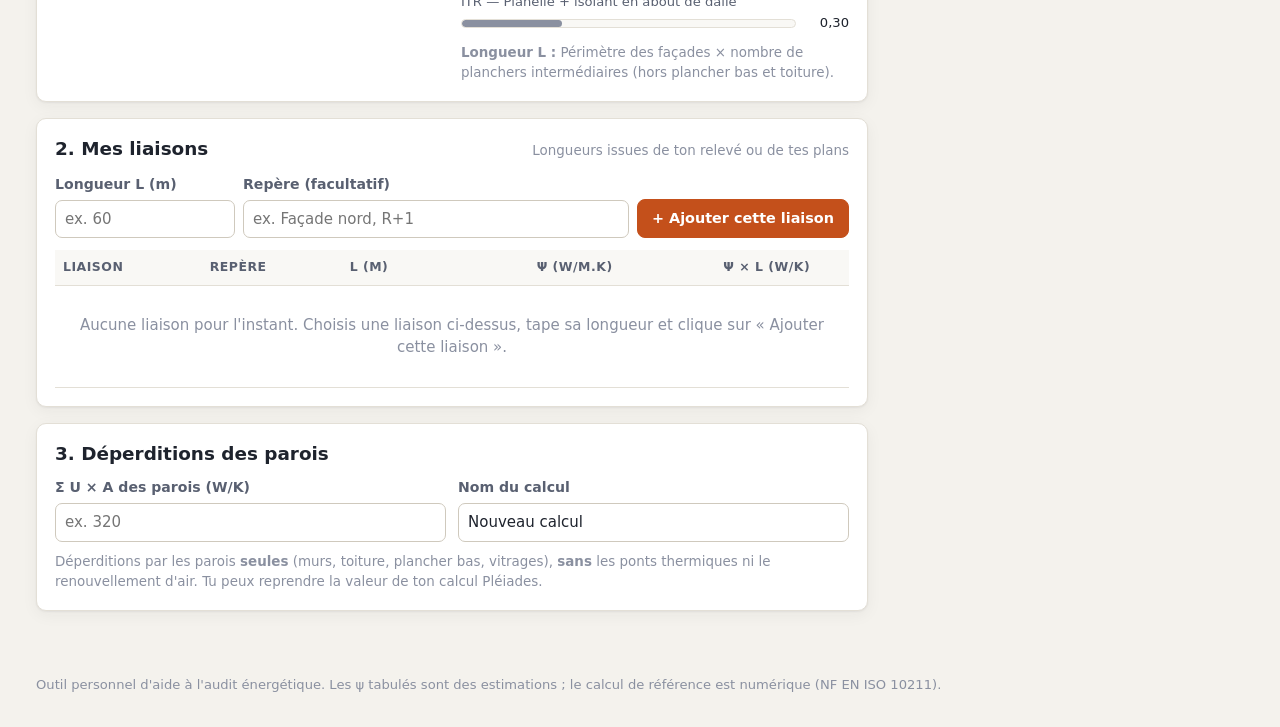
<file: outils/ponts-thermiques/index.html>
<!doctype html>
<html lang="fr">
<head>
  <meta charset="utf-8">
  <meta name="viewport" content="width=device-width, initial-scale=1">
  <title>Ponts thermiques ψ — Boîte à outils thermique</title>
  <meta name="description" content="Catalogue de ponts thermiques linéiques ψ selon la position de l'isolant (ITI, ITE, ITR), avec schémas et impact sur les déperditions.">
  <link rel="icon" href="data:image/svg+xml,%3Csvg xmlns='http://www.w3.org/2000/svg' viewBox='0 0 32 32'%3E%3Crect width='32' height='32' rx='7' fill='%23c4501b'/%3E%3Cpath d='M9 22h14M11 22V12l5-4 5 4v10' stroke='white' stroke-width='2.4' fill='none' stroke-linejoin='round' stroke-linecap='round'/%3E%3C/svg%3E">
  <link rel="stylesheet" href="../../commun/style.css">
  <style>
    /* Styles propres à cet outil */
    .choix { display: grid; grid-template-columns: repeat(auto-fill, minmax(150px, 1fr)); gap: 8px; }
    .choix.trois { grid-template-columns: repeat(3, minmax(0, 1fr)); }
    .choix .niveau .nom { font-size: .88rem; }
    .fiche { display: grid; grid-template-columns: minmax(0, 1fr) minmax(0, 1fr); gap: 18px; margin-top: 16px; align-items: start; }
    @media (max-width: 720px) { .fiche { grid-template-columns: minmax(0, 1fr); } }
    .psi-gros { font-size: 2rem; font-weight: 750; color: var(--accent); font-variant-numeric: tabular-nums; line-height: 1.1; }
    .psi-gros small { font-size: .9rem; font-weight: 600; color: var(--encre-2); }
    .badge.niv-faible { background: var(--ok-doux); color: var(--ok); }
    .badge.niv-moyen { background: var(--froid-doux); color: var(--froid); }
    .badge.niv-fort, .badge.niv-tres-fort { background: var(--accent-doux); color: var(--accent); }
    .barres { margin: 8px 0 0; display: grid; gap: 5px; }
    /* Barres de comparaison : le nom au-dessus, la jauge et la valeur en dessous */
    .barre { display: grid; grid-template-columns: minmax(0, 1fr) 3.4em; gap: 2px 8px; align-items: center; font-size: .82rem; }
    .barre .nom { grid-column: 1 / -1; color: var(--encre-2); }
    .barre .jauge { height: 9px; background: var(--surface-2); border: 1px solid var(--bord); border-radius: 99px; overflow: hidden; }
    .barre .jauge i { display: block; height: 100%; background: var(--encre-3); border-radius: 99px; }
    .barre.actif .nom { color: var(--encre); font-weight: 650; }
    .barre.actif .jauge i { background: var(--accent); }
    .barre .v { text-align: right; font-variant-numeric: tabular-nums; }
    .repartition { display: flex; height: 16px; border-radius: 99px; overflow: hidden; border: 1px solid var(--bord); margin: 10px 0 4px; }
    .repartition i { display: block; height: 100%; }
    .repartition .parois { background: var(--froid); }
    .repartition .ponts { background: var(--accent); }
    .table-lignes .cel-liaison { min-width: 230px; }
  </style>
</head>
<body>

<header class="entete">
  <div class="entete-interieur">
    <a class="logo" href="../../index.html" title="Retour à la boîte à outils">
      <svg width="28" height="28" viewBox="0 0 32 32" aria-hidden="true"><rect width="32" height="32" rx="7" fill="var(--accent)"/><path d="M9 22h14M11 22V12l5-4 5 4v10" stroke="#fff" stroke-width="2.4" fill="none" stroke-linejoin="round" stroke-linecap="round"/></svg>
      <span>Boîte à outils thermique</span>
    </a>
    <span class="fil">› <b>Ponts thermiques ψ</b></span>
    <span class="version">V1 · oct. 2026</span>
  </div>
</header>

<main class="page">
  <h1>Ponts thermiques ψ</h1>
  <p class="intro">Choisis une liaison et la position de l'isolant : l'outil donne le ψ, montre <b>par où la chaleur s'échappe</b> et explique pourquoi. Ajoute ensuite tes longueurs pour voir le poids des ponts thermiques dans les déperditions.</p>

  <nav class="onglets" role="tablist" aria-label="Sections de l'outil">
    <button data-onglet="calcul">Calcul</button>
    <button data-onglet="methode">Méthode</button>
    <button data-onglet="donnees">Données</button>
  </nav>

  <!-- ===================== ONGLET CALCUL ===================== -->
  <section class="panneau" id="onglet-calcul" role="tabpanel">
    <div class="carte pas-impression" id="resume-batiment" style="padding:10px 16px"></div>
    <div class="grille-2">
      <div>
        <div class="carte">
          <div class="carte-titre"><h2>1. Choisir une liaison</h2></div>
          <div class="champ">
            <label id="label-liaisons">Liaison</label>
            <div class="choix" id="choix-liaison" role="group" aria-labelledby="label-liaisons"></div>
          </div>
          <div class="champ" style="margin-top:14px">
            <label id="label-isolations">Position de l'isolant</label>
            <div class="choix trois" id="choix-isolation" role="group" aria-labelledby="label-isolations"></div>
          </div>
          <div class="champ" style="margin-top:14px">
            <label for="choix-variante">Détail constructif</label>
            <select id="choix-variante"></select>
          </div>

          <div class="fiche">
            <div>
              <div id="schema"></div>
              <div class="legende" aria-hidden="true">
                <span><i style="background:var(--sch-beton)"></i>béton</span>
                <span><i style="background:var(--sch-isolant)"></i>isolant</span>
                <span><i style="background:var(--sch-maconnerie)"></i>mur isolant (ITR)</span>
                <span><i style="background:var(--sch-flux); border-color:var(--sch-flux)"></i>fuite de chaleur</span>
              </div>
              <p class="aide" style="margin:6px 0 0">(H) Schéma de principe, pas une simulation. L'épaisseur des flèches rouges suit la valeur de ψ.</p>
              <button type="button" class="bouton" id="btn-avant-apres" style="margin-top:8px" hidden>Voir avant / après</button>
              <p class="alerte attention" id="note-schema" style="margin:8px 0 0" hidden>Variante ajoutée par toi : le schéma montre le cas <b>standard</b> de cette liaison, pas ton détail.</p>
            </div>
            <div id="fiche-valeur" aria-live="polite"></div>
          </div>
        </div>

        <div class="carte">
          <div class="carte-titre">
            <h2>2. Mes liaisons</h2>
            <span class="aide">Longueurs issues de ton relevé ou de tes plans</span>
          </div>
          <div class="barre-boutons pas-impression" style="margin-bottom:12px">
            <div class="champ" style="flex:1 1 140px; max-width:180px">
              <label for="longueur-ajout">Longueur L (m)</label>
              <input type="text" inputmode="decimal" id="longueur-ajout" placeholder="ex. 60">
            </div>
            <div class="champ" style="flex:2 1 180px">
              <label for="repere-ajout">Repère (facultatif)</label>
              <input type="text" id="repere-ajout" placeholder="ex. Façade nord, R+1" autocomplete="off">
            </div>
            <button type="button" class="bouton principal" id="btn-ajouter" style="align-self:flex-end">+ Ajouter cette liaison</button>
          </div>
          <div class="defilement">
            <table class="table-lignes">
              <thead>
                <tr>
                  <th>Liaison</th>
                  <th>Repère</th>
                  <th>L (m)</th>
                  <th class="num">ψ (W/m.K)</th>
                  <th class="num">ψ × L (W/K)</th>
                  <th class="num"><span class="sr">Actions</span></th>
                </tr>
              </thead>
              <tbody id="corps-lignes"></tbody>
            </table>
          </div>
        </div>

        <div class="carte">
          <div class="carte-titre"><h2>3. Déperditions des parois</h2></div>
          <div class="champs">
            <div class="champ">
              <label for="h-parois">Σ U × A des parois (W/K)</label>
              <input type="text" inputmode="decimal" id="h-parois" placeholder="ex. 320">
            </div>
            <div class="champ">
              <label for="nom-projet">Nom du calcul</label>
              <input type="text" id="nom-projet" placeholder="ex. École — état initial" autocomplete="off">
            </div>
          </div>
          <p class="aide" style="margin:10px 0 0">Déperditions par les parois <b>seules</b> (murs, toiture, plancher bas, vitrages), <b>sans</b> les ponts thermiques ni le renouvellement d'air. Tu peux reprendre la valeur de ton calcul Pléiades.</p>
        </div>
      </div>

      <aside class="collant">
        <div class="carte" id="resultats" aria-live="polite"></div>

        <div class="carte pas-impression">
          <h3>Mes calculs</h3>
          <p class="aide">Le calcul en cours est gardé automatiquement. « Enregistrer » le range sous son nom pour le retrouver plus tard.</p>
          <div class="champ" style="margin-bottom:10px">
            <label for="liste-projets">Calculs enregistrés</label>
            <select id="liste-projets"></select>
          </div>
          <div class="barre-boutons">
            <button type="button" class="bouton" id="btn-enregistrer">Enregistrer</button>
            <button type="button" class="bouton" id="btn-ouvrir">Ouvrir</button>
            <button type="button" class="bouton" id="btn-nouveau">Nouveau</button>
            <button type="button" class="bouton discret danger" id="btn-supprimer-projet">Supprimer</button>
          </div>
        </div>
      </aside>
    </div>
  </section>

  <!-- ===================== ONGLET MÉTHODE ===================== -->
  <section class="panneau" id="onglet-methode" role="tabpanel" hidden>
    <div class="carte methode">
      <h2>1. Un pont thermique, c'est quoi ?</h2>
      <p>Imagine ton bâtiment emballé dans une doudoune : l'isolant. Un <b>pont thermique</b>, c'est un endroit où la doudoune est <b>coupée</b> ou <b>plus fine</b> : une couture, une fermeture éclair. La chaleur, comme l'eau qui fuit, prend toujours <b>le chemin le plus facile</b> pour sortir. Là où l'isolant s'interrompt, elle file.</p>
      <p>Le plus souvent, ce chemin facile est du <b>béton</b> (une dalle, un refend, un acrotère) qui traverse l'isolant. Le béton armé conduit la chaleur <b>50 à 70 fois mieux</b> qu'un isolant : λ = 2,3 W/(m·K) pour le béton armé (valeur tabulée des règles Th-U, fascicule Matériaux, et de NF EN ISO 10456), contre 0,032 à 0,040 W/(m·K) pour une laine minérale ou un PSE courant (fiches produits, certificats ACERMI).</p>
      <div class="fiche" style="margin-top:6px">
        <div>
          <div data-schema="plancher-inter|ITI|standard|0.9"></div>
          <p class="aide" style="margin-top:6px">ITI : la dalle coupe l'isolant → grosse fuite (flèches rouges épaisses).</p>
        </div>
        <div>
          <div data-schema="plancher-inter|ITE|standard|0.1"></div>
          <p class="aide" style="margin-top:6px">ITE : l'isolant passe devant la dalle → presque plus de fuite.</p>
        </div>
      </div>
      <p style="margin-top:12px">Deux conséquences : <b>plus de déperditions</b> (ta facture), et une <b>paroi froide</b> à cet endroit côté intérieur, qui peut provoquer de la <b>condensation et des moisissures</b> (les traînées noires dans les angles au plafond).</p>

      <h2>2. U et ψ : deux unités à ne pas confondre</h2>
      <ul>
        <li><b>U</b> en <b>W/(m²·K)</b> : ce que perd <b>1 m² de paroi</b> pour 1 °C d'écart entre dedans et dehors. On le multiplie par une <b>surface</b> A.</li>
        <li><b>ψ</b> (« psi ») en <b>W/(m·K)</b> : ce que perd <b>en plus 1 mètre de jonction</b> pour 1 °C d'écart. On le multiplie par une <b>longueur</b> L.</li>
      </ul>
      <p>Pourquoi une longueur ? Parce qu'une jonction entre deux parois (un nez de dalle, le tour d'une fenêtre) est une <b>ligne</b> : on parle de pont thermique <b>linéique</b>. (Il existe aussi des ponts thermiques ponctuels, notés χ, comme une fixation qui traverse l'isolant : non traités ici, voir (H).)</p>
      <p>Exemple : ψ = 0,90 W/(m·K) veut dire que chaque mètre de nez de dalle perd 0,90 W par degré d'écart. Avec 20 °C dedans et 0 °C dehors : 0,90 × 20 = <b>18 W par mètre</b>, en permanence, soit une petite ampoule tous les mètres.</p>

      <h2>3. Les formules</h2>
      <div class="chaine" aria-label="Chaîne de calcul">
        <div class="bloc"><b>ψ</b>W/(m·K)</div><span class="op">×</span>
        <div class="bloc"><b>L</b>m</div><span class="op">=</span>
        <div class="bloc res"><b>H liaison</b>W/K</div>
      </div>
      <div class="formule">H ponts thermiques = somme des ψ × L de chaque liaison
H total            = Σ U × A (parois)  +  Σ ψ × L (ponts thermiques)
Part des ponts     = Σ ψ × L / H total</div>
      <p><b>H</b> (en W/K) est le « coefficient de déperdition » : les watts perdus pour chaque degré d'écart. Pour avoir une puissance en W, on multiplie par l'écart de température : P = H × (T intérieure − T extérieure).</p>
      <p><b>Fourchette (H)</b> : une valeur tabulée n'est pas ton vrai détail. L'outil prend chaque ψ à ± 20 % (modifiable dans Données) et affiche une fourchette, plutôt qu'un chiffre faussement précis.</p>
      <p><b>Normes</b> : NF EN ISO 14683 (méthode simplifiée et valeurs tabulées) ; NF EN ISO 10211 (calcul numérique 2D/3D, la méthode de référence) ; en France, règles <b>Th-U</b> et <b>Th-Bât</b>, fascicule « Ponts thermiques » (CSTB), qui donne des valeurs tabulées pour les cas courants.</p>

      <h2>4. Pourquoi ITI, ITE et ITR changent tout</h2>
      <p>La seule question à te poser devant un détail : <b>est-ce que l'isolant fait le tour sans s'interrompre ?</b></p>
      <div class="defilement">
        <table>
          <thead><tr><th>Liaison</th><th>ITI</th><th>ITE</th><th>ITR</th></tr></thead>
          <tbody id="tableau-comparatif"></tbody>
        </table>
      </div>
      <p class="aide" style="margin-top:6px">Valeurs du catalogue actuel (onglet Données), variante standard.</p>
      <ul>
        <li><b>ITI</b> : l'isolant est à l'intérieur, donc <b>chaque dalle et chaque refend le coupent</b>. Gros ponts thermiques aux planchers et refends, petits aux fenêtres.</li>
        <li><b>ITE</b> : l'isolant enveloppe tout le bâtiment par dehors. Planchers et refends deviennent presque neutres. <b>Mais</b> les points où l'ITE s'arrête deviennent les points faibles : soubassement, acrotère, tableaux de fenêtres.</li>
        <li><b>ITR</b> : le mur isole dans toute son épaisseur, mais les dalles béton s'y encastrent. Situation intermédiaire, d'où l'intérêt des planelles isolées.</li>
      </ul>

      <h2>5. Exemple refait à la main</h2>
      <p>Petit bâtiment tertiaire. Relevé : 60 m de nez de dalle (périmètre 30 m × 2 planchers intermédiaires), 8 refends × 2,5 m = 20 m, 80 m de tour de fenêtres. Déperditions des parois Σ U × A = 320 W/K.</p>
      <div class="formule">ÉTAT ACTUEL — ITI
Plancher intermédiaire   0,90 × 60 = 54 W/K
Refend                   0,70 × 20 = 14 W/K
Menuiseries              0,10 × 80 =  8 W/K
H ponts thermiques                  = 76 W/K
H total = 320 + 76 = 396 W/K   →   part = 76 / 396 = 19 %
Fourchette ± 20 % : 61 à 91 W/K   →   16 à 22 %

APRÈS ITE (tableaux non isolés)
Plancher 0,10 × 60 = 6 ; refend 0,05 × 20 = 1 ; menuiseries 0,40 × 80 = 32
H ponts thermiques = 39 W/K   →   part = 39 / 359 = 11 %

APRÈS ITE + retour d'isolant en tableau
Menuiseries 0,15 × 80 = 12   →   H ponts = 19 W/K   →   part = 19 / 339 = 6 %</div>
      <p>Ce que ça raconte : l'ITE divise les ponts thermiques par 2 à 4, <b>à condition de soigner les tableaux</b>. Sans retour d'isolant, les fenêtres deviennent le premier pont thermique du bâtiment. C'est une phrase utile dans une fiche préconisation.</p>
      <p class="aide">(H) Pour simplifier, Σ U × A est gardé à 320 W/K dans les trois cas. En vrai, l'ITE améliore aussi le U des murs, donc Σ U × A baisse.</p>

      <h2>6. Combien ça coûte par an</h2>
      <p>Un W/K, c'est abstrait. Le <a href="../batiment/index.html">dossier bâtiment</a> le traduit en kWh et en € avec la méthode des degrés-jours (détail dans sa Méthode) :</p>
      <div class="formule">Besoin (kWh/an) = Σ ψ × L (W/K) × DJU × 24 / 1000
Coût (€/an)     = Besoin / rendement du chauffage × prix de l'énergie</div>
      <p>Avec le bâtiment d'exemple (DJU 2 000, gaz à 0,11 €/kWh, rendement 85 %) :</p>
      <div class="formule">État actuel (ITI) : 76 W/K × 2 000 × 24 / 1000 = 3 648 kWh/an → 3 648 / 0,85 × 0,11 ≈ 472 €/an
Après ITE         : 39 W/K × 2 000 × 24 / 1000 = 1 872 kWh/an → 1 872 / 0,85 × 0,11 ≈ 242 €/an
Économie          : ≈ 230 €/an sur les seuls ponts thermiques</div>
      <p>Ce que ça raconte : en euros, les ponts thermiques pèsent peu face au coût d'une ITE. Les traiter se justifie surtout par le <b>confort</b> et la <b>condensation</b> (parois froides, moisissures), et parce que le surcoût est faible quand on fait déjà les travaux <b>(H)</b>.</p>

      <h2>7. Condensation et moisissures</h2>
      <p>Un pont thermique ne fait pas que perdre de la chaleur : il rend la paroi <b>froide côté pièce</b>. L'air intérieur contient de la vapeur d'eau. Au contact d'une surface trop froide, elle se dépose, comme la buée sur une vitre. Un peu avant ça, l'humidité au contact de la paroi suffit déjà pour que des <b>moisissures</b> poussent.</p>
      <div class="formule">fRsi            = (θ paroi − θ dehors) / (θ dedans − θ dehors)      (entre 0 et 1)
θ paroi         = θ dehors + fRsi × (θ dedans − θ dehors)
Condensation    : θ paroi sous le point de rosée de l'air intérieur (formule de Magnus)
Moisissures     : θ paroi sous le point de rosée d'un air à HR / 0,8 (80 % d'humidité au contact de la paroi)</div>
      <ul>
        <li><b>fRsi</b> (facteur de température de surface intérieure) : 1 = la paroi est aussi chaude que l'air intérieur, 0 = aussi froide que dehors. Il ne dépend que du détail (géométrie, matériaux), pas de la météo : c'est pour ça qu'on peut le tabuler, comme ψ.</li>
        <li><b>Le seuil de 80 %</b> vient de NF EN ISO 13788 : les moisissures n'attendent pas que l'eau ruisselle.</li>
        <li><b>L'humidité intérieure compte autant que le pont thermique</b> : plus l'air est humide (cuisine, pièce suroccupée, ventilation en panne), plus le point de rosée monte.</li>
      </ul>
      <p>Exemple : air intérieur à 19 °C et 50 %, −7 °C dehors (température de base du bâtiment d'exemple) :</p>
      <div class="formule">Point de rosée      = 8,3 °C     (en dessous : condensation)
Seuil moisissures   = 11,7 °C    (en dessous : moisissures)
fRsi minimal        = (11,7 − (−7)) / (19 − (−7)) = 0,72

Plancher ITI   fRsi 0,75 : θ paroi = −7 + 0,75 × 26 = 12,5 °C → ✅ (de justesse)
Acrotère ITI   fRsi 0,68 : θ paroi = −7 + 0,68 × 26 = 10,7 °C → 🟠 moisissures
Plancher ITE   fRsi 0,95 : θ paroi = −7 + 0,95 × 26 = 17,7 °C → ✅
Même acrotère avec 60 % d'humidité : point de rosée 11,1 °C → ❌ condensation</div>
      <p>Ce que ça raconte : les traînées noires dans les angles au plafond, c'est souvent un pont thermique <b>et</b> un air trop humide (ventilation insuffisante). Traiter l'un sans l'autre ne suffit pas toujours. Dans l'onglet Calcul, le curseur « température dehors » te montre à partir de quel froid une liaison devient risquée.</p>

      <h2>8. Comment mesurer les longueurs L</h2>
      <ul id="liste-mesures"></ul>
      <p class="aide">(H) Les ψ des règles Th-U sont en <b>dimensions intérieures</b> : mesure les longueurs côté intérieur, comme pour les surfaces A.</p>

      <h2>9. D'où viennent les valeurs</h2>
      <ul>
        <li><b>Le vrai calcul est en 2D numérique</b> (NF EN ISO 10211) : on découpe le détail en petits morceaux et un logiciel calcule la température en chaque point. Le ψ, c'est ce que le détail perd en plus de deux parois « parfaites ». Ce calcul est fait pour les catalogues et les avis techniques, rarement en audit.</li>
        <li><b>En audit</b>, on utilise des valeurs <b>tabulées</b> : fascicule Th-Bât « Ponts thermiques », avis techniques des rupteurs, valeurs par défaut de NF EN ISO 14683 (assez pénalisantes).</li>
        <li><b>Dans Pléiades</b>, tu saisis ces ψ et ces longueurs dans la description de l'enveloppe : cet outil t'aide à choisir la bonne valeur et à la justifier.</li>
        <li>Les valeurs de cet outil sont des <b>ordres de grandeur d'exemple</b>. Passe chaque valeur en « validé » quand tu l'as vérifiée dans le fascicule.</li>
      </ul>

      <h2>10. Limites connues (H)</h2>
      <ul>
        <li><b>(H)</b> Une seule valeur par cas, alors qu'en vrai ψ dépend de l'épaisseur d'isolant, de la nature du mur, de l'épaisseur de dalle… Le fascicule Th-Bât donne des tableaux bien plus détaillés.</li>
        <li><b>(H)</b> Menuiserie : une seule valeur moyenne pour l'appui, les tableaux et le linteau. En réalité l'appui est souvent le plus défavorable.</li>
        <li><b>(H)</b> Plancher bas : dalle sur vide sanitaire ou sous-sol, isolée en sous-face. Un terre-plein ou une isolation sous chape donnent d'autres valeurs.</li>
        <li><b>(H)</b> Toiture-terrasse isolée par l'extérieur (isolant sur la dalle, sous l'étanchéité).</li>
        <li><b>(H)</b> Les ponts thermiques ponctuels χ (fixations, consoles, chevilles d'ITE) sont ignorés.</li>
        <li><b>(H)</b> Fourchette ± 20 % : c'est une convention de l'outil, pas une incertitude calculée.</li>
        <li><b>(H)</b> Les seuils « faible / moyen / fort » sont une convention de lecture, pas une norme.</li>
        <li><b>(H)</b> Condensation : les fRsi sont des ordres de grandeur d'exemple (le vrai fRsi sort d'un calcul 2D). Le calcul prend la température de base, plus sévère que la moyenne du mois le plus froid utilisée par NF EN ISO 13788, et une humidité intérieure fixe.</li>
      </ul>

      <h2>11. Teste-toi</h2>
      <p>Des exercices tirés au hasard, corrigés étape par étape. Refais-les jusqu'à trouver juste sans regarder la formule.</p>
      <div id="teste-toi"></div>

      <h2>12. Où est le code</h2>
      <ul>
        <li><code>outils/ponts-thermiques/calcul.js</code> : <b>tout le calcul</b>, commenté en français.</li>
        <li><code>outils/ponts-thermiques/schemas.js</code> : les dessins SVG (aucun calcul).</li>
        <li><code>outils/ponts-thermiques/exercices.js</code> : les exercices « Teste-toi » (les réponses viennent de <code>calcul.js</code>).</li>
        <li><code>outils/ponts-thermiques/interface.js</code> : l'affichage et les boutons (aucun calcul).</li>
        <li><code>donnees/ponts-thermiques-exemple.js</code> : le catalogue d'exemple et les explications (public).</li>
        <li><code>outils/batiment/calcul.js</code> : le passage des W/K aux kWh et aux € (partagé avec les autres outils).</li>
      </ul>
    </div>
  </section>

  <!-- ===================== ONGLET DONNÉES ===================== -->
  <section class="panneau" id="onglet-donnees" role="tabpanel" hidden>

    <div class="carte">
      <div class="carte-titre">
        <h2>Mon catalogue</h2>
        <span id="stats-biblio" class="aide"></span>
      </div>
      <div class="alerte info" id="note-stockage">Tes valeurs restent <b>dans ce navigateur</b>, sur cet appareil. Elles ne partent jamais sur GitHub.</div>
      <div class="barre-boutons">
        <button type="button" class="bouton principal" id="btn-exporter">Exporter (JSON)</button>
        <label class="bouton" for="fichier-import" style="cursor:pointer">Importer (JSON)</label>
        <input type="file" id="fichier-import" accept=".json,application/json" hidden>
        <button type="button" class="bouton discret danger" id="btn-reinitialiser">Revenir aux exemples</button>
      </div>
    </div>

    <div class="carte">
      <div class="carte-titre">
        <h2>Valeurs de ψ</h2>
        <span class="aide">W/(m·K), dimensions intérieures</span>
      </div>
      <div class="champs" style="margin-bottom:12px">
        <div class="champ">
          <label for="filtre-liaison">Liaison</label>
          <select id="filtre-liaison"></select>
        </div>
      </div>
      <div class="defilement">
        <table class="table-edition">
          <thead>
            <tr>
              <th>Liaison</th>
              <th>Isolant</th>
              <th>Détail constructif</th>
              <th class="num">ψ</th>
              <th class="num" title="Facteur de température de surface intérieure">fRsi</th>
              <th>Mois</th>
              <th>Source</th>
              <th>Statut</th>
              <th></th>
            </tr>
          </thead>
          <tbody id="corps-valeurs"></tbody>
        </table>
      </div>
      <div class="barre-boutons" style="margin-top:12px">
        <select id="ajout-liaison" aria-label="Liaison de la nouvelle variante" style="width:auto"></select>
        <select id="ajout-isolation" aria-label="Isolant de la nouvelle variante" style="width:auto"></select>
        <button type="button" class="bouton" id="btn-ajouter-valeur">+ Ajouter une variante</button>
      </div>
      <p class="aide" style="margin:8px 0 0">Ajoute une variante pour un détail précis (un rupteur d'un fabricant, un cas du fascicule…). Elle apparaîtra dans « Détail constructif » de l'onglet Calcul.</p>
    </div>

    <div class="carte">
      <div class="carte-titre"><h2>Réglages de lecture (H)</h2></div>
      <div class="champs">
        <div class="champ">
          <label for="seuil-faible">ψ faible en dessous de</label>
          <input type="text" inputmode="decimal" id="seuil-faible">
        </div>
        <div class="champ">
          <label for="seuil-moyen">ψ moyen en dessous de</label>
          <input type="text" inputmode="decimal" id="seuil-moyen">
        </div>
        <div class="champ">
          <label for="seuil-fort">ψ fort en dessous de</label>
          <input type="text" inputmode="decimal" id="seuil-fort">
        </div>
        <div class="champ">
          <label for="statut-seuils">Statut des seuils</label>
          <select id="statut-seuils"><option value="exemple">exemple</option><option value="valide">validé</option></select>
        </div>
      </div>
      <p class="aide" id="source-seuils" style="margin:8px 0 16px"></p>
      <div class="champs">
        <div class="champ">
          <label for="incertitude">Incertitude sur ψ (± %)</label>
          <input type="text" inputmode="decimal" id="incertitude">
        </div>
        <div class="champ">
          <label for="statut-incertitude">Statut de l'incertitude</label>
          <select id="statut-incertitude"><option value="exemple">exemple</option><option value="valide">validé</option></select>
        </div>
      </div>
      <p class="aide" id="source-incertitude" style="margin:8px 0 16px"></p>
      <div class="champs">
        <div class="champ">
          <label for="humidite">Humidité intérieure (%)</label>
          <input type="text" inputmode="decimal" id="humidite">
        </div>
        <div class="champ">
          <label for="statut-humidite">Statut de l'humidité</label>
          <select id="statut-humidite"><option value="exemple">exemple</option><option value="valide">validé</option></select>
        </div>
      </div>
      <p class="aide" id="source-humidite" style="margin:8px 0 0"></p>
    </div>
  </section>
</main>

<footer class="pied">
  Outil personnel d'aide à l'audit énergétique. Les ψ tabulés sont des estimations ; le calcul de référence est numérique (NF EN ISO 10211).
</footer>

<script src="../../commun/commun.js"></script>
<script src="../../donnees/ponts-thermiques-exemple.js"></script>
<script src="../../donnees/batiment-exemple.js"></script>
<script src="../batiment/calcul.js"></script>
<script src="calcul.js"></script>
<script src="schemas.js"></script>
<script src="exercices.js"></script>
<script src="../../donnees/lexique.js"></script>
<script src="interface.js"></script>
</body>
</html>
</file>
<file: commun/style.css>
/* ==========================================================
   Boîte à outils thermique — style commun à tous les outils
   ========================================================== */

:root {
  --fond: #f4f2ed;
  --surface: #ffffff;
  --surface-2: #f9f8f5;
  --encre: #1e232d;
  --encre-2: #596071;
  --encre-3: #8a90a0;
  --bord: #e3dfd6;
  --bord-fort: #cfc9bd;
  --accent: #c4501b;          /* chaud : action principale */
  --accent-fonce: #a2410f;
  --accent-doux: #fbe8dd;
  --froid: #2b6a8e;           /* froid : informations */
  --froid-doux: #e2eef5;
  --ok: #2a7a4b;
  --ok-doux: #e2f2e7;
  --alerte: #a36200;
  --alerte-doux: #fcefd6;
  --danger: #b3261e;
  /* Schémas de parois (coupes) */
  --sch-beton: #bdb8ae;
  --sch-isolant: #f7e19a;
  --sch-isolant-trait: #d2a52c;
  --sch-maconnerie: #ecd2b4;
  --sch-maconnerie-point: #b98a5e;
  --sch-sol: #d9c6a8;
  --sch-flux: #d0451b;
  --rayon: 10px;
  --ombre: 0 1px 2px rgba(30, 35, 45, .06), 0 4px 16px rgba(30, 35, 45, .05);
  --police: "Segoe UI", system-ui, -apple-system, Roboto, "Helvetica Neue", Arial, sans-serif;
  --police-mono: "Cascadia Mono", "SF Mono", Consolas, "Liberation Mono", monospace;
  color-scheme: light;
}

@media (prefers-color-scheme: dark) {
  :root {
    --fond: #14161b;
    --surface: #1c1f26;
    --surface-2: #22262e;
    --encre: #ebe8e2;
    --encre-2: #a8adb9;
    --encre-3: #7b8190;
    --bord: #313642;
    --bord-fort: #424857;
    --accent: #e8794a;
    --accent-fonce: #f29a73;
    --accent-doux: #3a2318;
    --froid: #74b4da;
    --froid-doux: #1a2c38;
    --ok: #6cc591;
    --ok-doux: #1b3125;
    --alerte: #e3a945;
    --alerte-doux: #362a12;
    --danger: #f2827a;
    --sch-beton: #5d616b;
    --sch-isolant: #5e5020;
    --sch-isolant-trait: #c9a646;
    --sch-maconnerie: #5f4632;
    --sch-maconnerie-point: #b58a63;
    --sch-sol: #4a3f31;
    --sch-flux: #ff7a4d;
    --ombre: 0 1px 2px rgba(0, 0, 0, .3);
    color-scheme: dark;
  }
}

* { box-sizing: border-box; }

html { -webkit-text-size-adjust: 100%; }

body {
  margin: 0;
  background: var(--fond);
  color: var(--encre);
  font-family: var(--police);
  font-size: 15px;
  line-height: 1.5;
}

a { color: var(--froid); }
a:hover { text-decoration-thickness: 2px; }

h1, h2, h3, h4 { line-height: 1.25; margin: 0 0 .5em; }
h1 { font-size: 1.6rem; letter-spacing: -.01em; }
h2 { font-size: 1.15rem; }
h3 { font-size: 1rem; }
p { margin: 0 0 .8em; }

.nombre, td.num, .num { font-variant-numeric: tabular-nums; }

/* ---------- En-tête ---------- */
.entete {
  background: var(--surface);
  border-bottom: 1px solid var(--bord);
}
.entete-interieur {
  max-width: 1240px;
  margin: 0 auto;
  padding: 14px 16px;
  display: flex;
  align-items: center;
  gap: 12px;
  flex-wrap: wrap;
}
.logo {
  display: inline-flex;
  align-items: center;
  gap: 10px;
  color: var(--encre);
  text-decoration: none;
  font-weight: 650;
}
.logo svg { flex: none; }
.fil { color: var(--encre-3); font-size: .9rem; }
.fil b { color: var(--encre-2); font-weight: 600; }
.version {
  margin-left: auto;
  font-size: .78rem;
  color: var(--encre-2);
  border: 1px solid var(--bord);
  border-radius: 999px;
  padding: 2px 10px;
}

/* ---------- Mise en page ---------- */
.page {
  max-width: 1240px;
  margin: 0 auto;
  padding: 20px 16px 48px;
}
.intro { color: var(--encre-2); max-width: 760px; }

.carte {
  background: var(--surface);
  border: 1px solid var(--bord);
  border-radius: var(--rayon);
  box-shadow: var(--ombre);
  padding: 18px;
  margin-bottom: 16px;
  min-width: 0;
}
.carte > h2:first-child, .carte > h3:first-child { margin-top: 0; }
.carte-titre {
  display: flex;
  align-items: baseline;
  gap: 10px;
  flex-wrap: wrap;
  margin-bottom: 12px;
}
.carte-titre h2 { margin: 0; }
.carte-titre .aide { margin-left: auto; }

.grille-2 {
  display: grid;
  grid-template-columns: minmax(0, 1fr) 360px;
  gap: 16px;
  align-items: start;
}
@media (max-width: 960px) {
  .grille-2 { grid-template-columns: minmax(0, 1fr); }
}
.collant { position: sticky; top: 16px; }
@media (max-width: 960px) { .collant { position: static; } }

/* ---------- Onglets ---------- */
.onglets {
  display: flex;
  gap: 4px;
  background: var(--surface-2);
  border: 1px solid var(--bord);
  border-radius: 999px;
  padding: 4px;
  width: fit-content;
  max-width: 100%;
  overflow-x: auto;
  margin: 4px 0 18px;
}
.onglets button {
  border: 0;
  background: transparent;
  color: var(--encre-2);
  font: inherit;
  font-weight: 600;
  padding: 7px 18px;
  border-radius: 999px;
  cursor: pointer;
  white-space: nowrap;
}
.onglets button:hover { color: var(--encre); }
.onglets button[aria-selected="true"] {
  background: var(--surface);
  color: var(--accent);
  box-shadow: var(--ombre);
}
.panneau[hidden] { display: none; }

/* ---------- Formulaires ---------- */
label { font-weight: 600; font-size: .88rem; color: var(--encre-2); }
.champ { display: flex; flex-direction: column; gap: 5px; min-width: 0; }
.champs { display: grid; grid-template-columns: repeat(auto-fit, minmax(170px, 1fr)); gap: 12px; }

input[type="text"], input[type="number"], input[type="month"], select, textarea {
  font: inherit;
  color: var(--encre);
  background: var(--surface);
  border: 1px solid var(--bord-fort);
  border-radius: 7px;
  padding: 7px 9px;
  width: 100%;
  min-width: 0;
}
input:focus, select:focus, textarea:focus, button:focus-visible {
  outline: 2px solid var(--froid);
  outline-offset: 1px;
}
input[type="number"] { font-variant-numeric: tabular-nums; }
.petit-champ { max-width: 110px; }

.interrupteur { display: inline-flex; align-items: center; gap: 8px; cursor: pointer; font-weight: 600; color: var(--encre); }
.interrupteur input { width: 18px; height: 18px; accent-color: var(--accent); }

/* Choix de la complexité 1 à 4 */
.niveaux { display: grid; grid-template-columns: repeat(4, minmax(0, 1fr)); gap: 8px; }
@media (max-width: 640px) { .niveaux { grid-template-columns: repeat(2, minmax(0, 1fr)); } }
.niveau {
  border: 1px solid var(--bord-fort);
  border-radius: 8px;
  padding: 8px 10px;
  cursor: pointer;
  background: var(--surface);
  text-align: left;
  font: inherit;
  color: var(--encre);
}
.niveau .n { font-weight: 700; font-size: 1.05rem; }
.niveau .nom { font-weight: 600; font-size: .85rem; }
.niveau .coef { font-size: .8rem; color: var(--encre-2); }
.niveau[aria-pressed="true"] { border-color: var(--accent); background: var(--accent-doux); box-shadow: inset 0 0 0 1px var(--accent); }
.criteres { font-size: .85rem; color: var(--encre-2); margin-top: 8px; }

/* Puces de choix (scénarios…) */
.choix-scenarios { display: flex; flex-wrap: wrap; gap: 6px; }
.puce {
  font: inherit; font-size: .88rem; font-weight: 600;
  border: 1px solid var(--bord-fort); border-radius: 999px;
  padding: 5px 12px; background: var(--surface); color: var(--encre-2); cursor: pointer;
  max-width: 100%; overflow: hidden; text-overflow: ellipsis; white-space: nowrap;
}
.puce[aria-pressed="true"] { border-color: var(--accent); background: var(--accent-doux); color: var(--accent); }
.puce.ajout { border-style: dashed; }

/* ---------- Boutons ---------- */
.bouton {
  font: inherit;
  font-weight: 600;
  font-size: .9rem;
  border-radius: 8px;
  padding: 8px 14px;
  cursor: pointer;
  border: 1px solid var(--bord-fort);
  background: var(--surface);
  color: var(--encre);
  display: inline-flex;
  align-items: center;
  gap: 6px;
  white-space: nowrap;
}
.bouton:hover { border-color: var(--encre-3); }
.bouton.principal { background: var(--accent); border-color: var(--accent); color: #fff; }
.bouton.principal:hover { background: var(--accent-fonce); border-color: var(--accent-fonce); }
@media (prefers-color-scheme: dark) { .bouton.principal { color: #1a0d06; } }
.bouton.discret { border-color: transparent; background: transparent; color: var(--encre-2); padding: 6px 8px; }
.bouton.discret:hover { color: var(--encre); background: var(--surface-2); }
.bouton.danger { color: var(--danger); }
.barre-boutons { display: flex; gap: 8px; flex-wrap: wrap; align-items: center; }

/* ---------- Tableaux ---------- */
.defilement { position: relative; overflow-x: auto; -webkit-overflow-scrolling: touch; }
table { border-collapse: collapse; width: 100%; }
th, td { text-align: left; padding: 8px 8px; border-bottom: 1px solid var(--bord); vertical-align: middle; }
th { font-size: .78rem; text-transform: uppercase; letter-spacing: .04em; color: var(--encre-2); font-weight: 650; background: var(--surface-2); }
td.num, th.num { text-align: right; white-space: nowrap; }
tr.detail td { background: var(--surface-2); font-size: .86rem; color: var(--encre-2); }
.table-edition input, .table-edition select { padding: 5px 7px; font-size: .88rem; }

/* Tableau des postes : sur téléphone, chaque poste devient une petite fiche */
@media (max-width: 640px) {
  .table-lignes thead { display: none; }
  .table-lignes, .table-lignes tbody { display: block; width: 100%; }
  .table-lignes tr[data-ligne] {
    display: grid;
    grid-template-columns: auto minmax(0, 1fr);
    align-items: center;
    gap: 8px 10px;
    padding: 12px 0;
    border-bottom: 1px solid var(--bord);
  }
  .table-lignes tr[data-ligne] td { border: 0; padding: 0; min-width: 0 !important; text-align: left; }
  .table-lignes tr[data-ligne] td:first-child,
  .table-lignes td[data-label],
  .table-lignes td.cel-actions { grid-column: 1 / -1; }
  .table-lignes td[data-label] { display: flex; justify-content: space-between; gap: 10px; }
  .table-lignes td[data-label]::before { content: attr(data-label); color: var(--encre-2); font-size: .85rem; }
  .table-lignes td.cel-actions { display: flex; justify-content: space-between; }
  .table-lignes tr.detail, .table-lignes tr.detail td { display: block; border: 0; }
  .table-lignes tr.detail[hidden] { display: none; }
  .table-lignes tr:not([data-ligne]):not(.detail) td { display: block; }
}
.table-edition td { padding: 5px 5px; }

/* ---------- Badges & alertes ---------- */
.badge {
  display: inline-block;
  font-size: .74rem;
  font-weight: 650;
  border-radius: 999px;
  padding: 2px 9px;
  white-space: nowrap;
}
.badge.exemple { background: var(--alerte-doux); color: var(--alerte); }
.badge.valide { background: var(--ok-doux); color: var(--ok); }
.badge.info { background: var(--froid-doux); color: var(--froid); }
.badge.danger { background: color-mix(in srgb, var(--danger) 14%, transparent); color: var(--danger); }
.badge.bientot { background: var(--surface-2); color: var(--encre-3); border: 1px solid var(--bord); }

.alerte {
  border-radius: 8px;
  padding: 10px 12px;
  font-size: .9rem;
  margin: 0 0 12px;
  border: 1px solid transparent;
}
.alerte.attention { background: var(--alerte-doux); color: var(--alerte); border-color: color-mix(in srgb, var(--alerte) 30%, transparent); }
.alerte.info { background: var(--froid-doux); color: var(--froid); }
.alerte.ok { background: var(--ok-doux); color: var(--ok); }

.formule {
  font-family: var(--police-mono);
  font-size: .86rem;
  background: var(--surface-2);
  border: 1px solid var(--bord);
  border-radius: 8px;
  padding: 10px 12px;
  overflow-x: auto;
  white-space: pre-wrap;
  word-break: break-word;
}
/* Le détail d'un calcul garde ses colonnes alignées (défilement horizontal sur téléphone) */
.formule[data-cellule="detail"] { white-space: pre; word-break: normal; }

.aide { font-size: .84rem; color: var(--encre-3); }
.sr { position: absolute; width: 1px; height: 1px; overflow: hidden; clip: rect(0 0 0 0); white-space: nowrap; }
.muet { color: var(--encre-3); }
.vide { text-align: center; color: var(--encre-3); padding: 28px 12px; }

/* ---------- Résultats ---------- */
.resultat-ligne { display: flex; justify-content: space-between; gap: 12px; padding: 6px 0; border-bottom: 1px dashed var(--bord); font-size: .92rem; }
.resultat-ligne span:last-child { text-align: right; font-variant-numeric: tabular-nums; white-space: nowrap; }
.resultat-total { display: flex; justify-content: space-between; gap: 12px; padding: 10px 0 4px; font-weight: 700; font-size: 1.05rem; }
.resultat-total span:last-child { color: var(--accent); text-align: right; font-variant-numeric: tabular-nums; }
.gros-chiffre { font-size: 1.5rem; font-weight: 750; color: var(--accent); font-variant-numeric: tabular-nums; letter-spacing: -.01em; }

/* ---------- Méthode (texte) ---------- */
.methode { max-width: 860px; }
.methode h2 { margin-top: 1.4em; }
.methode h2:first-child { margin-top: 0; }
.methode li { margin-bottom: .35em; }
.chaine { display: flex; flex-wrap: wrap; gap: 6px; align-items: center; margin: 10px 0 16px; }
.chaine .bloc { border: 1px solid var(--bord-fort); border-radius: 8px; padding: 6px 10px; background: var(--surface); font-size: .86rem; text-align: center; }
.chaine .bloc b { display: block; font-size: .9rem; }
.chaine .op { color: var(--encre-3); font-weight: 700; }
.chaine .bloc.res { border-color: var(--accent); background: var(--accent-doux); }
/* Sections repliables (créées par BAO.sectionsRepliables) */
.section-methode { border-top: 1px solid var(--bord); }
.section-methode:first-of-type { border-top: 0; }
.section-methode > summary { cursor: pointer; list-style: none; display: flex; align-items: baseline; gap: 8px; }
.section-methode > summary::-webkit-details-marker { display: none; }
.section-methode > summary::before { content: "▸"; color: var(--accent); font-weight: 700; width: 1em; flex: none; }
.section-methode[open] > summary::before { content: "▾"; }
.methode .section-methode > summary h2 { margin: .7em 0; }
.section-methode[open] { padding-bottom: 10px; }

/* ---------- Schémas de parois (SVG) ---------- */
.schema-svg { display: block; width: 100%; height: auto; max-width: 460px; border-radius: 8px; border: 1px solid var(--bord); }
.schema-svg .sch-zone-chaude { fill: var(--accent-doux); }
.schema-svg .sch-zone-froide { fill: var(--froid-doux); }
.schema-svg .sch-beton { fill: var(--sch-beton); }
.schema-svg .sch-isolant-fond { fill: var(--sch-isolant); }
.schema-svg .sch-isolant-trait { stroke: var(--sch-isolant-trait); stroke-width: 1.4; }
.schema-svg .sch-maconnerie-fond { fill: var(--sch-maconnerie); }
.schema-svg .sch-maconnerie-point { fill: var(--sch-maconnerie-point); }
.schema-svg .sch-plaque { fill: var(--surface); stroke: var(--encre-3); stroke-width: .6; }
.schema-svg .sch-sol { fill: var(--sch-sol); }
.schema-svg .sch-etanche { fill: var(--encre); }
.schema-svg .sch-menuiserie { fill: var(--encre-2); }
.schema-svg .sch-vitrage { fill: var(--froid); opacity: .55; }
.schema-svg .sch-acier { stroke: var(--encre); stroke-width: 1.6; }
.schema-svg .sch-halo-centre { stop-color: var(--sch-flux); stop-opacity: .55; }
.schema-svg .sch-halo-bord { stop-color: var(--sch-flux); stop-opacity: 0; }
.schema-svg .sch-flux { fill: none; stroke: var(--sch-flux); stroke-linecap: round; }
.schema-svg .sch-fleche { fill: var(--sch-flux); }
.schema-svg .sch-flux-courant { stroke: var(--encre-3); stroke-width: 1.2; stroke-dasharray: 4 3; }
.schema-svg .sch-fleche-courant { fill: var(--encre-3); }
.schema-svg .sch-texte { fill: var(--encre-2); font-size: 11px; font-family: var(--police); font-weight: 600; }
.schema-svg .sch-temp { stroke: var(--surface); stroke-width: 2; }
.schema-svg .sch-temp-texte { font-size: 13px; font-family: var(--police); font-weight: 750; stroke: var(--surface); stroke-width: 3px; paint-order: stroke; }
.schema-svg .sch-temp-ok { fill: var(--ok); }
.schema-svg .sch-temp-moisissures { fill: var(--alerte); }
.schema-svg .sch-temp-condensation { fill: var(--danger); }
.legende { display: flex; flex-wrap: wrap; gap: 6px 14px; font-size: .8rem; color: var(--encre-2); margin-top: 8px; }
.legende span { display: inline-flex; align-items: center; gap: 6px; }
.legende i { display: inline-block; width: 14px; height: 10px; border-radius: 2px; border: 1px solid var(--bord-fort); }

/* ---------- Lexique ---------- */
.bouton-lexique { margin-left: auto; }
.bouton-lexique + .version { margin-left: 0; }
.terme {
  font: inherit; color: inherit; background: none; border: 0; padding: 0; cursor: help;
  border-bottom: 1px dotted var(--froid); line-height: inherit;
}
.terme:hover { color: var(--froid); }
.lexique-panneau {
  position: fixed; top: 0; right: 0; bottom: 0; z-index: 40;
  width: min(420px, 100%); overflow-y: auto;
  background: var(--surface); border-left: 1px solid var(--bord); box-shadow: -8px 0 24px rgba(0, 0, 0, .12);
  padding: 16px;
}
.lexique-panneau[hidden] { display: none; }
.lexique-tete { display: flex; justify-content: space-between; align-items: center; }
.lexique-tete h2 { margin: 0; }
.lexique-panneau input[type="search"] {
  font: inherit; width: 100%; margin: 10px 0 12px; padding: 7px 9px;
  border: 1px solid var(--bord-fort); border-radius: 7px; background: var(--surface); color: var(--encre);
}
.lexique-panneau dl { margin: 0; }
.lexique-terme { padding: 8px 6px; border-bottom: 1px solid var(--bord); border-radius: 6px; }
.lexique-terme[hidden] { display: none; }
.lexique-terme dt { font-weight: 700; }
.lexique-terme dd { margin: 2px 0 0; color: var(--encre-2); font-size: .9rem; }
.lexique-terme.vise { background: var(--froid-doux); }

/* ---------- Teste-toi ---------- */
.exercice { border: 1px solid var(--bord); border-radius: 8px; padding: 12px; margin: 10px 0; background: var(--surface-2); }
.exercice-titre { font-weight: 700; margin-bottom: 4px; }
.exercice p { margin: 0 0 8px; }

/* ---------- Accueil : cartes des outils ---------- */
.grille-outils { display: grid; grid-template-columns: repeat(auto-fill, minmax(280px, 1fr)); gap: 16px; margin: 18px 0 28px; }
.outil {
  display: flex;
  flex-direction: column;
  gap: 8px;
  background: var(--surface);
  border: 1px solid var(--bord);
  border-radius: var(--rayon);
  box-shadow: var(--ombre);
  padding: 18px;
  color: var(--encre);
  text-decoration: none;
  transition: border-color .15s, transform .15s;
  min-width: 0;
}
a.outil:hover { border-color: var(--accent); transform: translateY(-2px); }
.outil .icone {
  width: 42px; height: 42px; border-radius: 10px;
  display: grid; place-items: center;
  background: var(--accent-doux); color: var(--accent);
}
.outil.a-venir { opacity: .72; box-shadow: none; }
.outil.a-venir .icone { background: var(--surface-2); color: var(--encre-3); }
.outil h2 { margin: 4px 0 0; font-size: 1.08rem; }
.outil p { margin: 0; color: var(--encre-2); font-size: .92rem; }
.outil .bas { margin-top: auto; padding-top: 8px; display: flex; gap: 6px; flex-wrap: wrap; }
.principes { display: grid; grid-template-columns: repeat(auto-fit, minmax(220px, 1fr)); gap: 12px; }
.principe { border-left: 3px solid var(--accent); padding: 4px 0 4px 12px; }
.principe b { display: block; margin-bottom: 2px; }
.principe span { color: var(--encre-2); font-size: .9rem; }

/* ---------- Pied de page ---------- */
.pied { max-width: 1240px; margin: 0 auto; padding: 0 16px 32px; color: var(--encre-3); font-size: .82rem; }

/* ---------- Notification ---------- */
.toast {
  position: fixed;
  left: 50%;
  bottom: 20px;
  transform: translateX(-50%) translateY(20px);
  background: var(--encre);
  color: var(--fond);
  padding: 9px 16px;
  border-radius: 8px;
  font-size: .9rem;
  opacity: 0;
  pointer-events: none;
  transition: opacity .2s, transform .2s;
  z-index: 50;
  max-width: calc(100% - 32px);
}
.toast.visible { opacity: 1; transform: translateX(-50%) translateY(0); }

/* ---------- Impression ---------- */
@media print {
  body { background: #fff; color: #000; font-size: 11pt; }
  .entete, .onglets, .pas-impression, .pied, .bouton, .lexique-panneau { display: none !important; }
  .carte { box-shadow: none; border: none; padding: 0; }
  .grille-2 { display: block; }
  .panneau[hidden] { display: none !important; }
  .section-methode > summary::before { content: none; }
}
</file>
